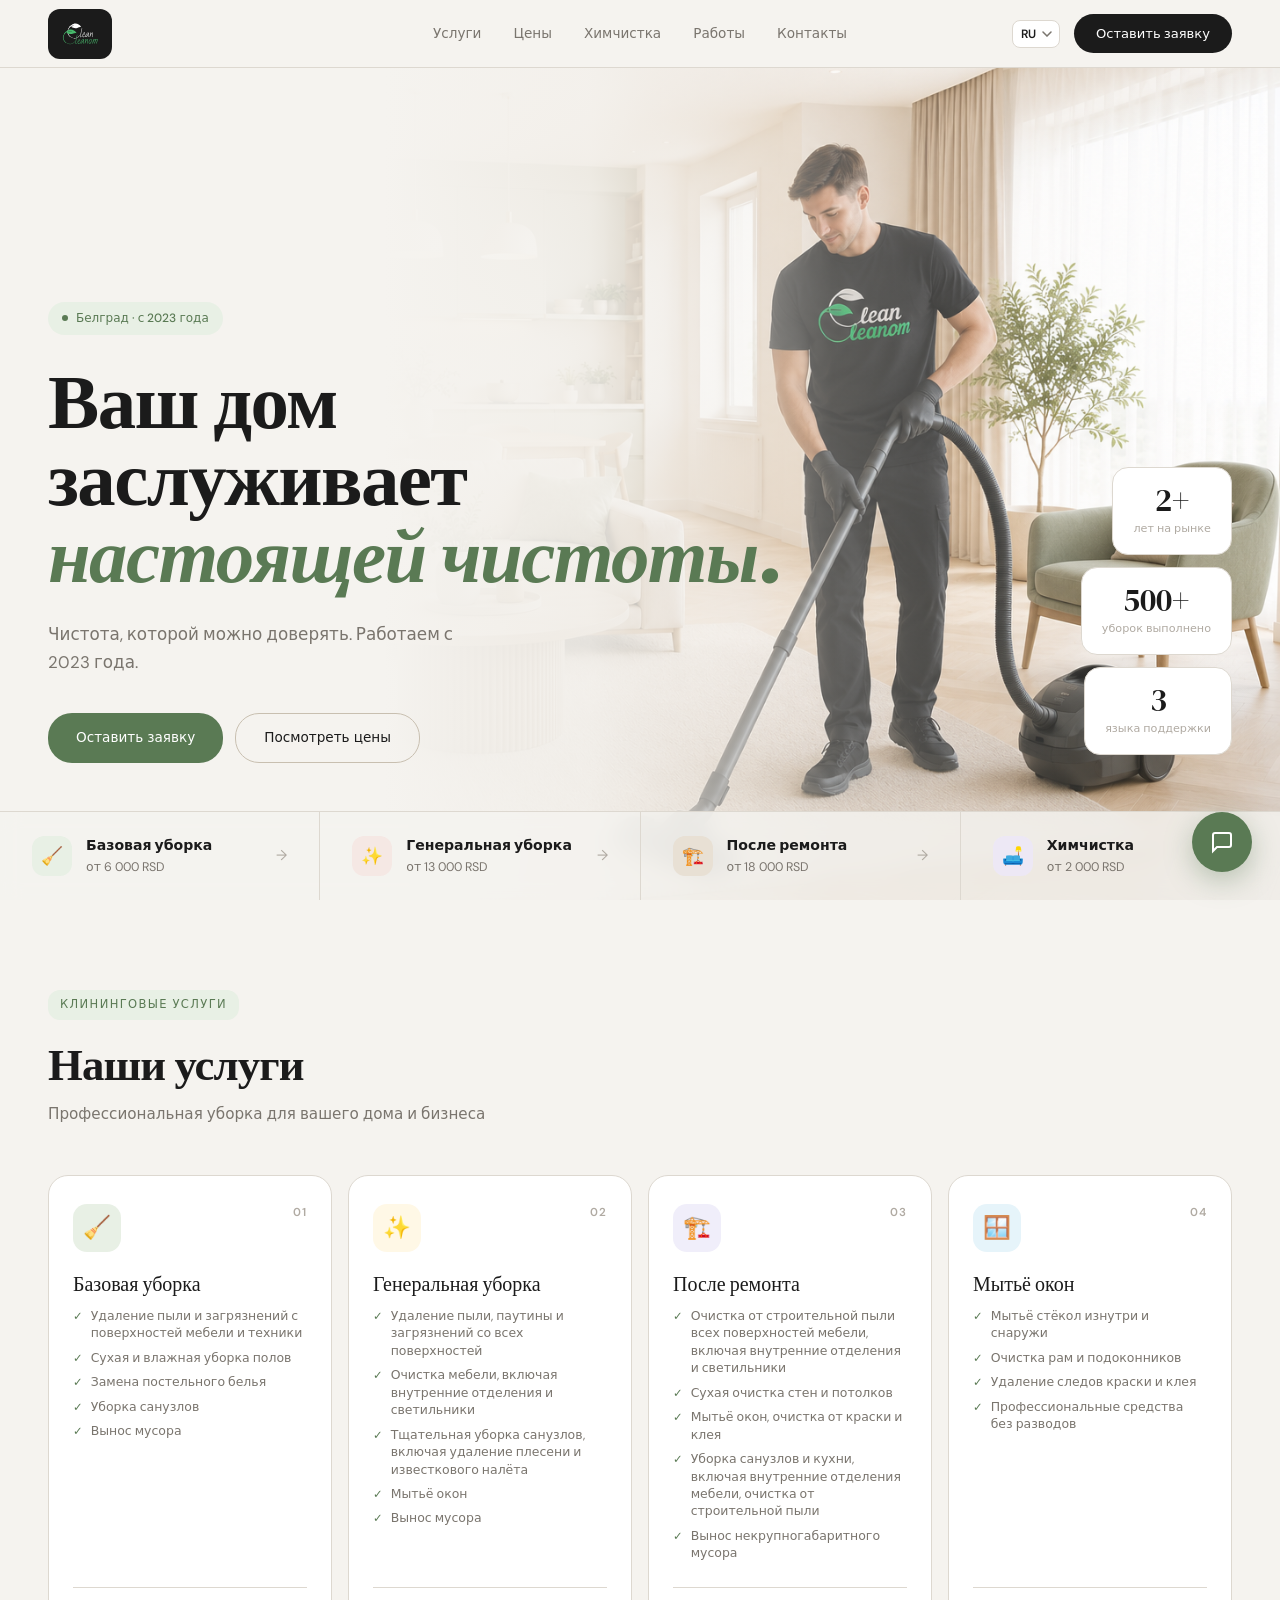
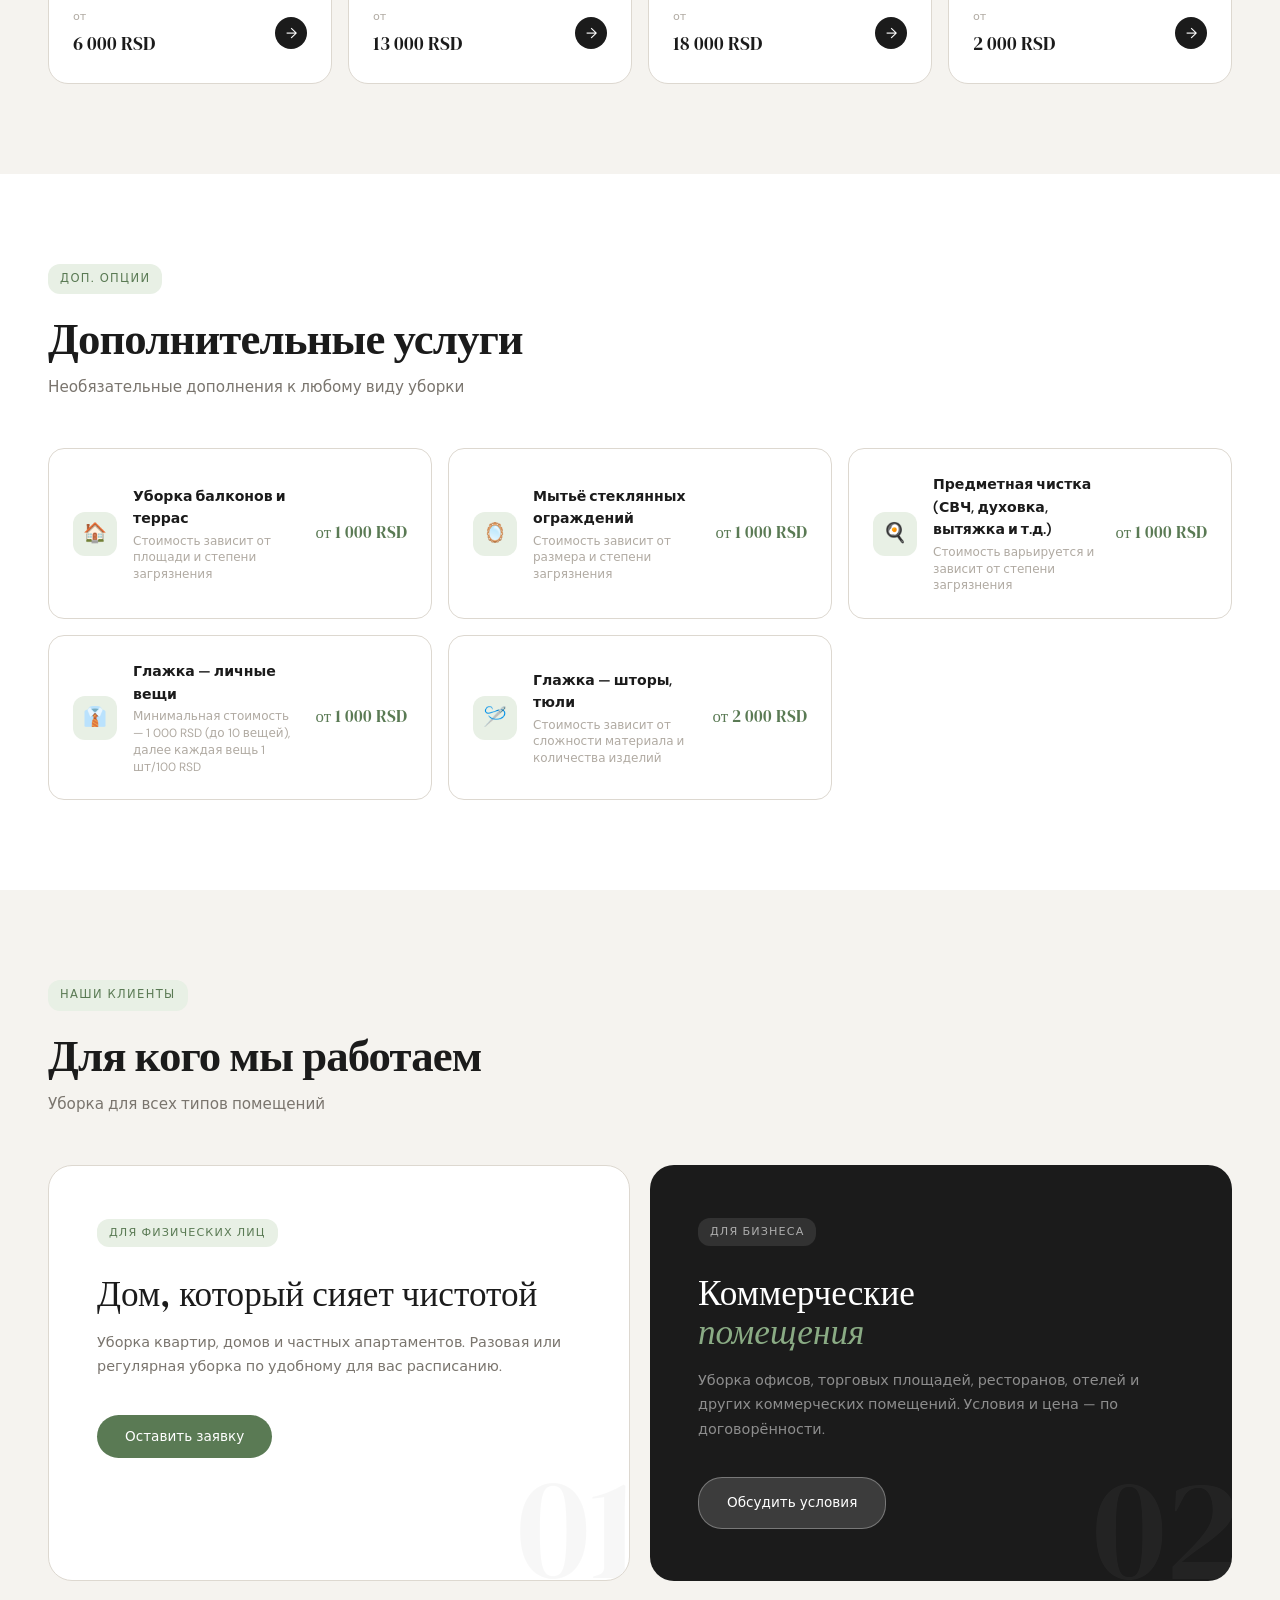
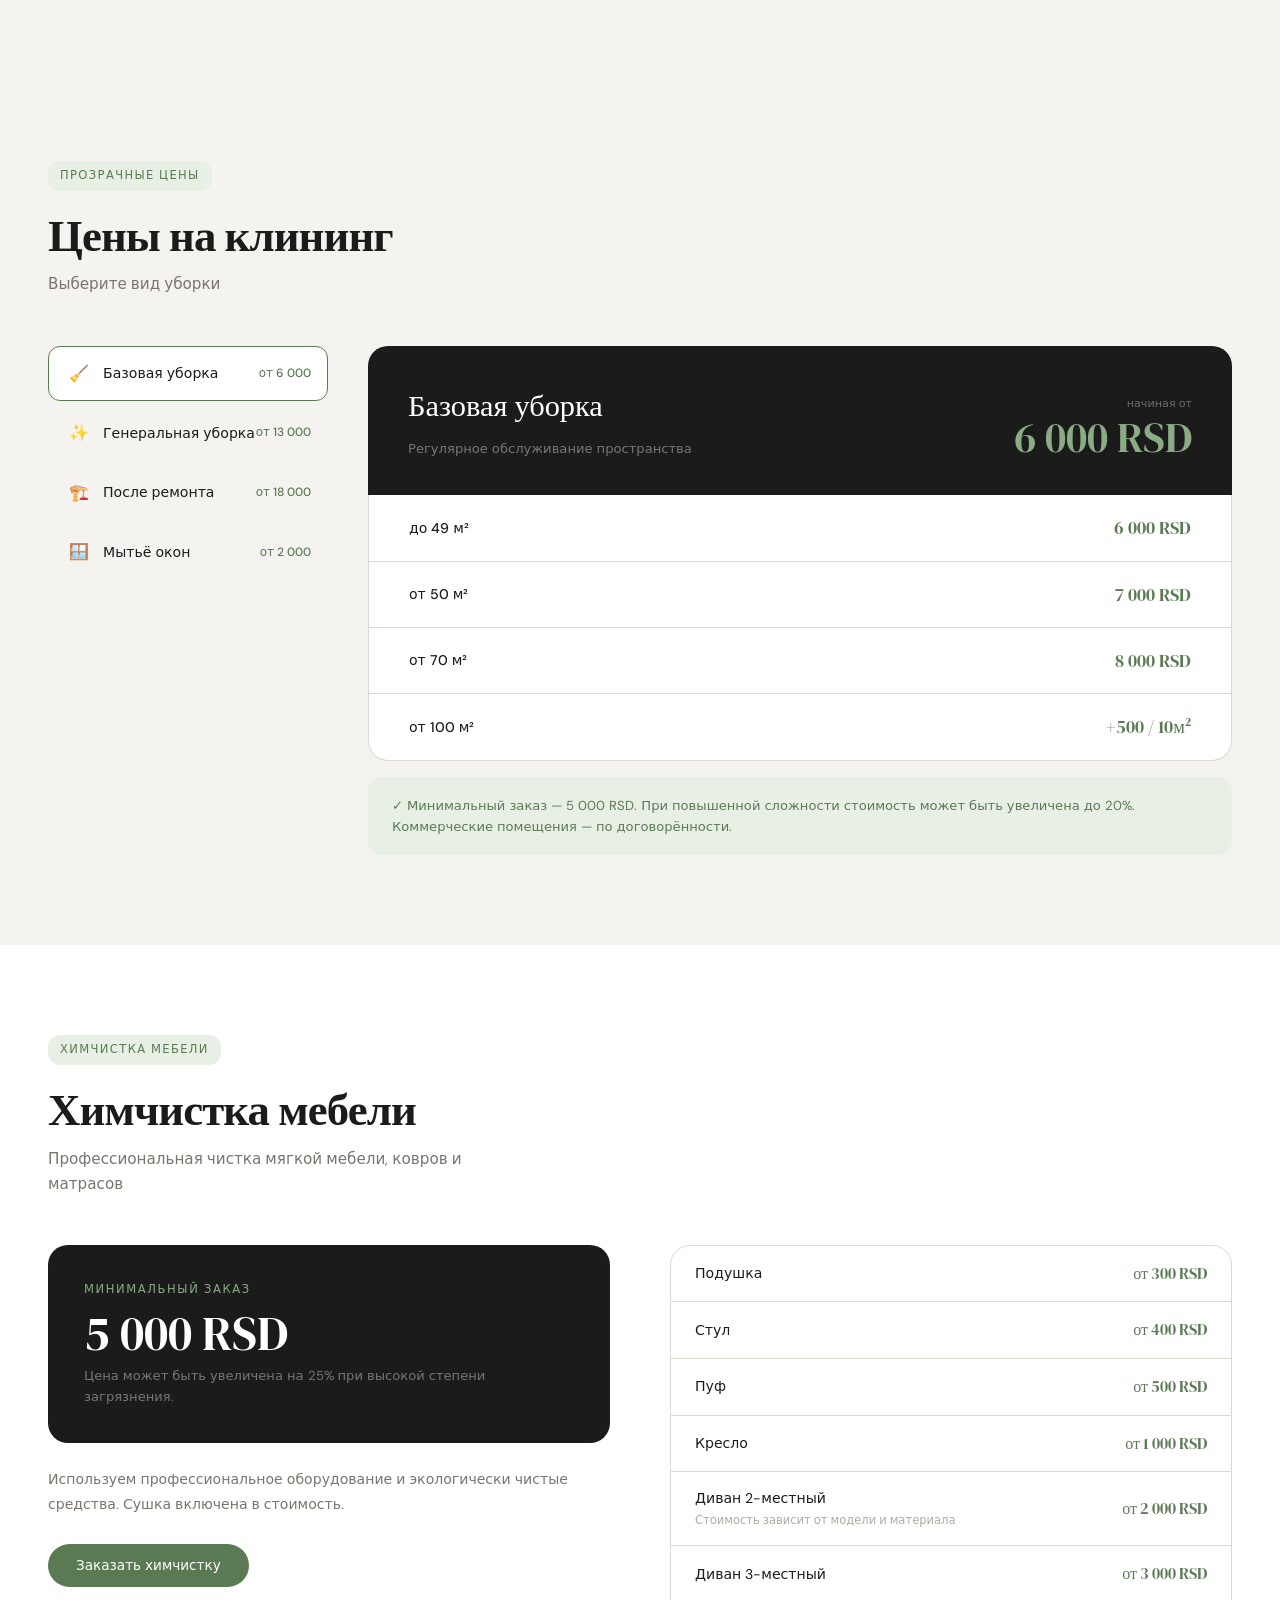
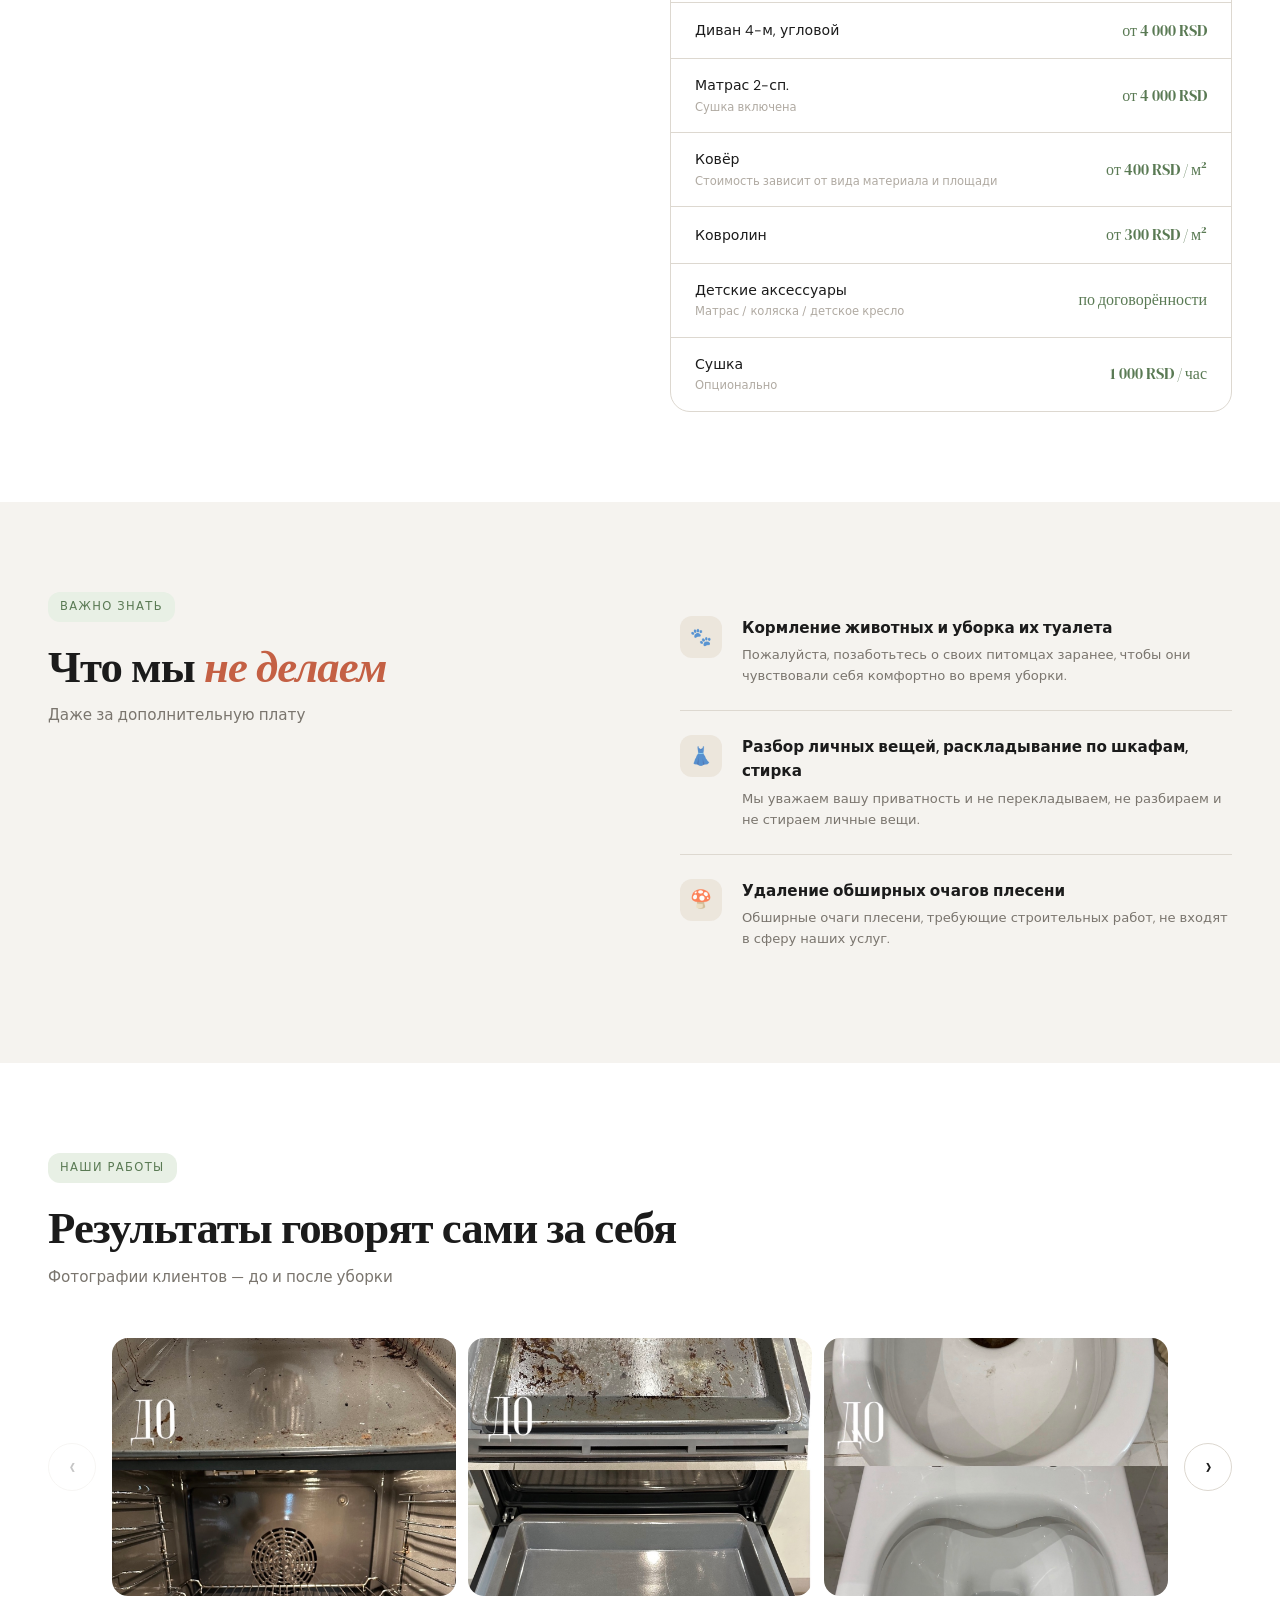
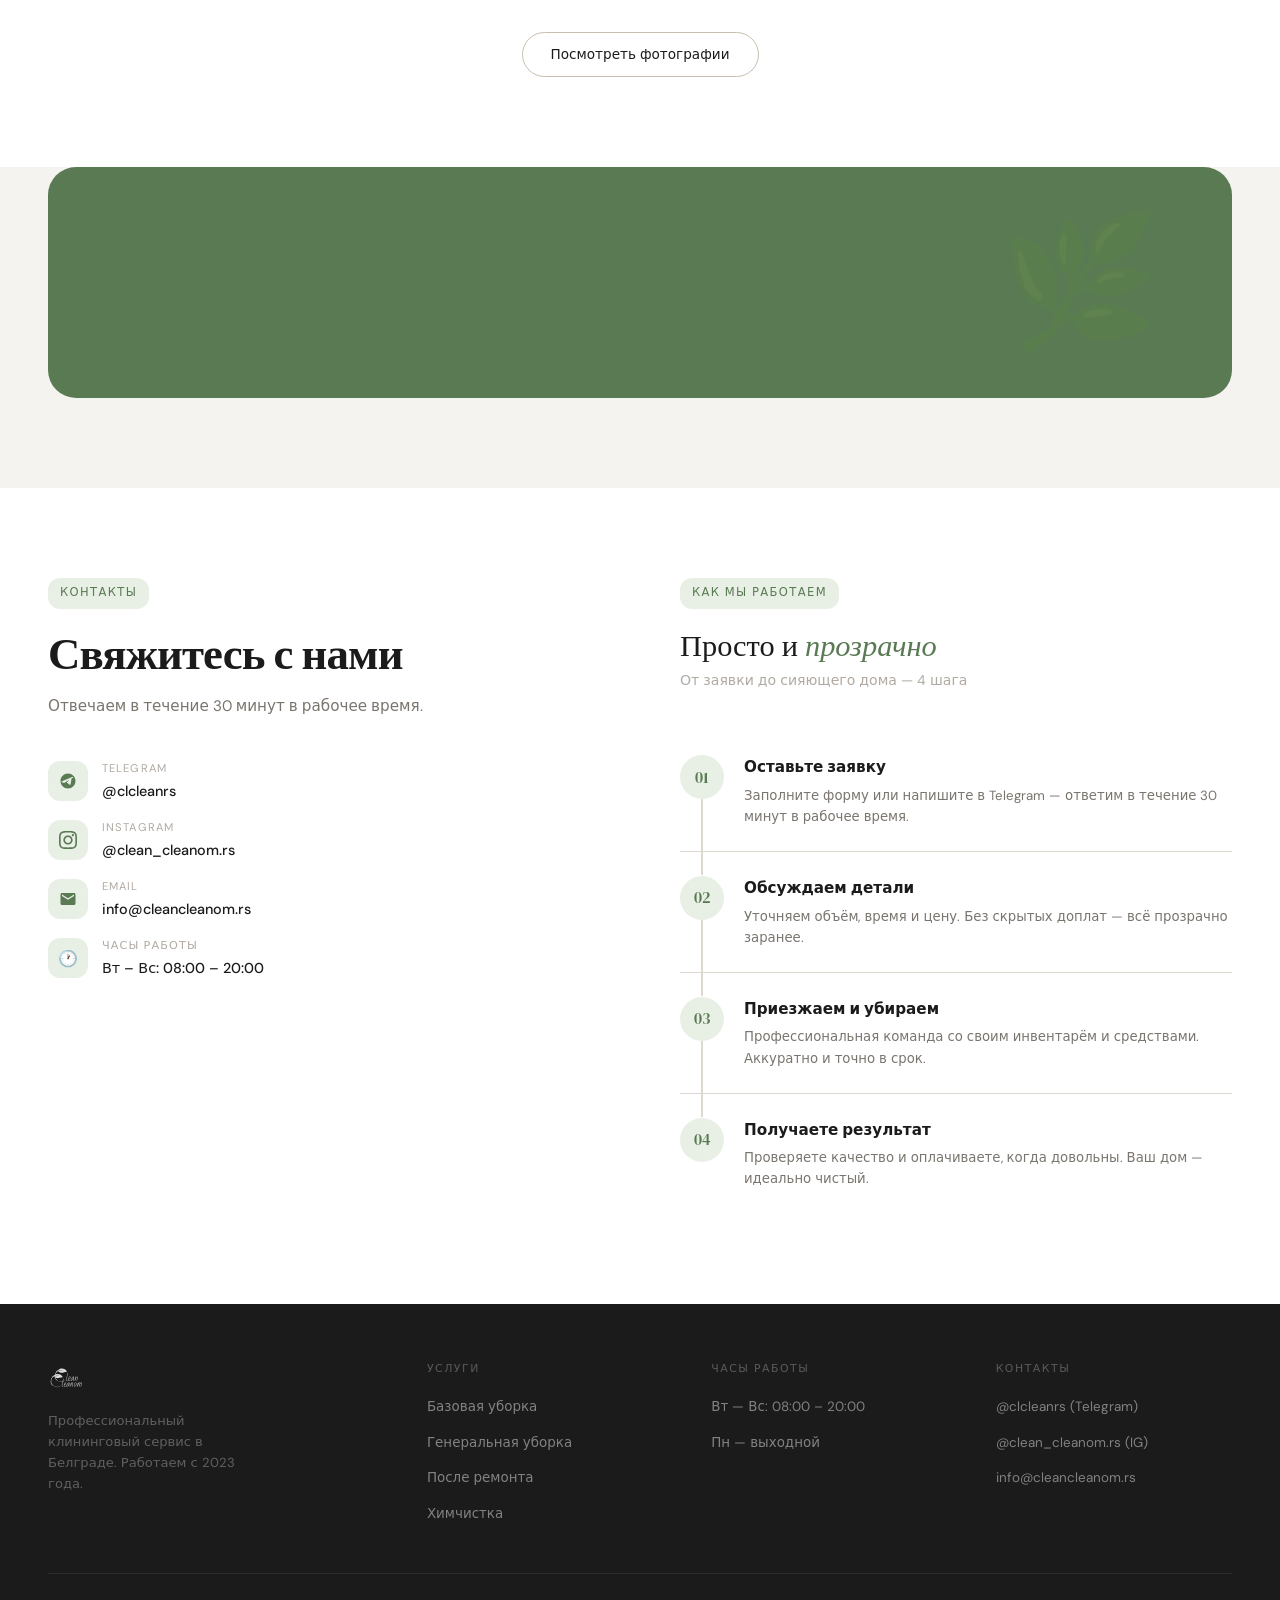
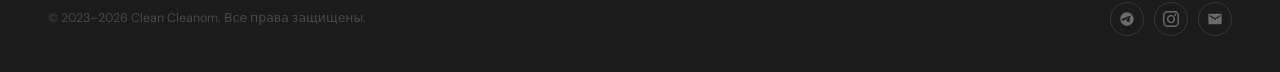
<file: index.html>
<!DOCTYPE html>
<html lang="ru">
<head>
  <meta charset="UTF-8" />
  <meta name="viewport" content="width=device-width, initial-scale=1.0" />
  <title>Clean Cleanom — Профессиональный клининг в Белграде</title>
  <meta name="description" content="Профессиональный клининговый сервис в Белграде. Уборка квартир, домов и офисов. Химчистка мебели. Работаем с 2023 года.">

  <link rel="preconnect" href="https://fonts.googleapis.com" />
  <link rel="preconnect" href="https://fonts.gstatic.com" crossorigin />
  <link href="https://fonts.googleapis.com/css2?family=DM+Sans:ital,wght@0,300;0,400;0,500;0,600;1,400&family=DM+Serif+Display:ital@0;1&display=swap" rel="stylesheet" />

  <!-- Favicons -->
  <link rel="icon" type="image/svg+xml" href="assets/favicon.svg" />
  <link rel="icon" type="image/png" sizes="96x96" href="assets/favicon-96x96.png" />
  <link rel="apple-touch-icon" sizes="180x180" href="assets/apple-touch-icon.png" />
  <link rel="manifest" href="site.webmanifest" />

  <!-- Open Graph -->
  <meta property="og:type"        content="website" />
  <meta property="og:url"         content="https://cleancleanom.rs/" />
  <meta property="og:title"       content="Clean Cleanom — Профессиональный клининг в Белграде" />
  <meta property="og:description" content="Профессиональный клининговый сервис в Белграде. Уборка квартир, домов и офисов. Химчистка мебели. Работаем с 2023 года." />
  <meta property="og:image"       content="https://cleancleanom.rs/assets/og-image.jpg" />
  <meta property="og:image:width"  content="1200" />
  <meta property="og:image:height" content="630" />
  <meta property="og:locale"      content="ru_RU" />
  <meta property="og:site_name"   content="Clean Cleanom" />

  <!-- Twitter / X card -->
  <meta name="twitter:card"        content="summary_large_image" />
  <meta name="twitter:title"       content="Clean Cleanom — Профессиональный клининг в Белграде" />
  <meta name="twitter:description" content="Уборка квартир, домов и офисов в Белграде. Химчистка мебели. Работаем с 2023 года." />
  <meta name="twitter:image"       content="https://cleancleanom.rs/assets/og-image.jpg" />

  <link rel="stylesheet" href="css/style.css" />
</head>
<body>

<!-- ═══════════════════════════════════ HEADER ═══════════════════════════════════ -->
<header id="header">
  <a href="/" class="nav-logo">
    <img src="assets/logo.svg" alt="Clean Cleanom" height="40" />
  </a>

  <nav id="nav-menu" class="nav-center" role="navigation" aria-label="Main navigation">
    <a href="#usluge" data-i18n="nav_services">Услуги</a>
    <a href="#ceny" data-i18n="nav_prices">Цены</a>
    <a href="#himchistka" data-i18n="nav_dry">Химчистка</a>
    <a href="#galeria" data-i18n="nav_gallery">Работы</a>
    <a href="#kontakty" data-i18n="nav_contacts">Контакты</a>
  </nav>

  <div class="nav-right">
    <select class="lang-select" id="lang-select" aria-label="Language">
      <option value="ru">RU</option>
      <option value="sr">SR</option>
      <option value="en">EN</option>
    </select>
    <button class="btn-cta open-modal-btn" data-i18n="nav_book">Оставить заявку</button>
    <button class="burger-btn" id="burger" aria-label="Меню" aria-expanded="false">
      <span></span><span></span><span></span>
    </button>
  </div>
</header>

<!-- ═══════════════════════════════════ HERO ═════════════════════════════════════ -->
<section class="hero">
  <div class="hero-bg" aria-hidden="true">
    <img src="assets/hero.jpg" alt="" />
  </div>

  <div class="hero-top appear">
    <div class="hero-text">
      <div class="hero-badge">
        <span data-i18n="hero_badge_text">Белград · с 2023 года</span>
      </div>
      <h1 class="hero-h1">
        <span data-i18n="hero_line1">Ваш дом</span><br>
        <span data-i18n="hero_line2">заслуживает</span><br>
        <em class="italic" data-i18n="hero_line3">настоящей чистоты.</em>
      </h1>
      <p class="hero-desc" data-i18n="hero_sub">Чистота, которой можно доверять. Работаем с 2023 года.</p>
      <div class="hero-btns">
        <button class="btn-sage open-modal-btn" data-i18n="hero_btn_book">Оставить заявку</button>
        <a href="#ceny" class="btn-outline" data-i18n="hero_btn_prices">Посмотреть цены</a>
      </div>
    </div>

    <div class="hero-aside">
      <div class="mini-stat">
        <div class="mini-stat-num">2+</div>
        <div class="mini-stat-label" data-i18n="stat_years">лет на рынке</div>
      </div>
      <div class="mini-stat">
        <div class="mini-stat-num">500+</div>
        <div class="mini-stat-label" data-i18n="stat_cleanings">уборок выполнено</div>
      </div>
      <div class="mini-stat">
        <div class="mini-stat-num">3</div>
        <div class="mini-stat-label" data-i18n="stat_langs">языка поддержки</div>
      </div>
    </div>
  </div>

  <div class="hero-strip">
    <div class="hero-strip-item open-modal-btn">
      <div class="strip-icon strip-green">🧹</div>
      <div class="strip-info">
        <div class="strip-name" data-i18n="svc_basic_title">Базовая уборка</div>
        <div class="strip-price">от 6 000 RSD</div>
      </div>
      <div class="strip-arrow">→</div>
    </div>
    <div class="hero-strip-item open-modal-btn">
      <div class="strip-icon strip-rust">✨</div>
      <div class="strip-info">
        <div class="strip-name" data-i18n="svc_deep_title">Генеральная уборка</div>
        <div class="strip-price">от 13 000 RSD</div>
      </div>
      <div class="strip-arrow">→</div>
    </div>
    <div class="hero-strip-item open-modal-btn">
      <div class="strip-icon strip-sand">🏗️</div>
      <div class="strip-info">
        <div class="strip-name" data-i18n="svc_reno_title">После ремонта</div>
        <div class="strip-price">от 18 000 RSD</div>
      </div>
      <div class="strip-arrow">→</div>
    </div>
    <div class="hero-strip-item open-modal-btn">
      <div class="strip-icon strip-purple">🛋️</div>
      <div class="strip-info">
        <div class="strip-name" data-i18n="dry_title_short">Химчистка</div>
        <div class="strip-price">от 2 000 RSD</div>
      </div>
      <div class="strip-arrow">→</div>
    </div>
  </div>
</section>

<!-- ═══════════════════════════════════ SERVICES ══════════════════════════════════ -->
<section class="section" id="usluge">
  <div class="tag" data-i18n="badge_services">Клининговые услуги</div>
  <h2 class="sec-h2" data-i18n="services_title">Наши услуги</h2>
  <p class="sec-sub" data-i18n="services_sub">Профессиональная уборка для вашего дома и бизнеса</p>

  <div class="services-cards">
    <div class="svc-card appear">
      <div class="svc-card-header">
        <div class="svc-emoji-wrap svc-a">🧹</div>
        <span class="svc-num">01</span>
      </div>
      <div class="svc-name" data-i18n="svc_basic_title">Базовая уборка</div>
      <ul class="svc-items">
        <li data-i18n="svc_basic_1">Удаление пыли и загрязнений с поверхностей</li>
        <li data-i18n="svc_basic_2">Сухая и влажная уборка полов</li>
        <li data-i18n="svc_basic_3">Замена постельного белья</li>
        <li data-i18n="svc_basic_4">Уборка санузлов</li>
        <li data-i18n="svc_basic_6">Вынос мусора</li>
      </ul>
      <div class="svc-footer">
        <div>
          <span class="svc-from" data-i18n="from_price">от</span>
          <span class="svc-price">6 000 RSD</span>
        </div>
        <button class="svc-book open-modal-btn" aria-label="Записаться">→</button>
      </div>
    </div>

    <div class="svc-card appear">
      <div class="svc-card-header">
        <div class="svc-emoji-wrap svc-b">✨</div>
        <span class="svc-num">02</span>
      </div>
      <div class="svc-name" data-i18n="svc_deep_title">Генеральная уборка</div>
      <ul class="svc-items">
        <li data-i18n="svc_deep_1">Удаление пыли, паутины со всех поверхностей</li>
        <li data-i18n="svc_deep_2">Очистка мебели, включая внутренние отделения</li>
        <li data-i18n="svc_deep_6">Тщательная уборка санузлов, удаление плесени</li>
        <li data-i18n="svc_deep_8">Мытьё окон</li>
        <li data-i18n="svc_deep_9">Вынос мусора</li>
      </ul>
      <div class="svc-footer">
        <div>
          <span class="svc-from" data-i18n="from_price">от</span>
          <span class="svc-price">13 000 RSD</span>
        </div>
        <button class="svc-book open-modal-btn" aria-label="Записаться">→</button>
      </div>
    </div>

    <div class="svc-card appear">
      <div class="svc-card-header">
        <div class="svc-emoji-wrap svc-c">🏗️</div>
        <span class="svc-num">03</span>
      </div>
      <div class="svc-name" data-i18n="svc_reno_title">После ремонта</div>
      <ul class="svc-items">
        <li data-i18n="svc_reno_1">Очистка от строительной пыли всех поверхностей</li>
        <li data-i18n="svc_reno_2">Сухая очистка стен и потолков</li>
        <li data-i18n="svc_reno_5">Мытьё окон, очистка от краски</li>
        <li data-i18n="svc_reno_6">Уборка санузлов и кухни</li>
        <li data-i18n="svc_reno_7">Вынос некрупногабаритного мусора</li>
      </ul>
      <div class="svc-footer">
        <div>
          <span class="svc-from" data-i18n="from_price">от</span>
          <span class="svc-price">18 000 RSD</span>
        </div>
        <button class="svc-book open-modal-btn" aria-label="Записаться">→</button>
      </div>
    </div>

    <div class="svc-card appear">
      <div class="svc-card-header">
        <div class="svc-emoji-wrap svc-d">🪟</div>
        <span class="svc-num">04</span>
      </div>
      <div class="svc-name" data-i18n="svc_windows_title">Мытьё окон</div>
      <ul class="svc-items">
        <li data-i18n="svc_windows_1">Мытьё стёкол изнутри и снаружи</li>
        <li data-i18n="svc_windows_2">Очистка рам и подоконников</li>
        <li data-i18n="svc_windows_3">Удаление следов краски и клея</li>
        <li data-i18n="svc_windows_4">Профессиональные средства без разводов</li>
      </ul>
      <div class="svc-footer">
        <div>
          <span class="svc-from" data-i18n="from_price">от</span>
          <span class="svc-price">2 000 RSD</span>
        </div>
        <button class="svc-book open-modal-btn" aria-label="Записаться">→</button>
      </div>
    </div>
  </div>
</section>

<!-- ═══════════════════════════════════ EXTRAS ════════════════════════════════════ -->
<section class="extras-section">
  <div class="tag" data-i18n="badge_add">Доп. опции</div>
  <h2 class="sec-h2" data-i18n="add_title">Дополнительные услуги</h2>
  <p class="sec-sub" data-i18n="add_sub">Необязательные дополнения к любому виду уборки</p>

  <div class="extras-grid">
    <div class="extra-card appear">
      <div class="extra-icon">🏠</div>
      <div class="extra-info">
        <div class="extra-name" data-i18n="add_balcony">Уборка балконов и террас</div>
        <div class="extra-note" data-i18n="add_balcony_note">Стоимость зависит от площади</div>
      </div>
      <div class="extra-price" data-i18n="add_price_1k">от 1 000 RSD</div>
    </div>
    <div class="extra-card appear">
      <div class="extra-icon">🪞</div>
      <div class="extra-info">
        <div class="extra-name" data-i18n="add_glass">Мытьё стеклянных ограждений</div>
        <div class="extra-note" data-i18n="add_glass_note">Стоимость зависит от размера</div>
      </div>
      <div class="extra-price" data-i18n="add_price_1k">от 1 000 RSD</div>
    </div>
    <div class="extra-card appear">
      <div class="extra-icon">🍳</div>
      <div class="extra-info">
        <div class="extra-name" data-i18n="add_items">Предметная чистка (СВЧ, духовка, вытяжка)</div>
        <div class="extra-note" data-i18n="add_items_note">Стоимость зависит от загрязнения</div>
      </div>
      <div class="extra-price" data-i18n="add_price_1k">от 1 000 RSD</div>
    </div>
    <div class="extra-card appear">
      <div class="extra-icon">👔</div>
      <div class="extra-info">
        <div class="extra-name" data-i18n="add_iron_personal">Глажка — личные вещи</div>
        <div class="extra-note" data-i18n="add_iron_personal_note">До 10 вещей, далее 100 RSD/шт</div>
      </div>
      <div class="extra-price" data-i18n="add_price_1k">от 1 000 RSD</div>
    </div>
    <div class="extra-card appear">
      <div class="extra-icon">🪡</div>
      <div class="extra-info">
        <div class="extra-name" data-i18n="add_iron_curtains">Глажка — шторы, тюли</div>
        <div class="extra-note" data-i18n="add_iron_curtains_note">Зависит от материала и количества</div>
      </div>
      <div class="extra-price" data-i18n="add_price_2k">от 2 000 RSD</div>
    </div>
  </div>
</section>

<!-- ═══════════════════════════════════ FOR WHOM ══════════════════════════════════ -->
<section class="for-whom">
  <div class="tag" data-i18n="badge_who">Для кого мы</div>
  <h2 class="sec-h2" data-i18n="who_title">Для кого мы работаем</h2>
  <p class="sec-sub" data-i18n="who_sub">Уборка для всех типов помещений</p>

  <div class="whom-grid">
    <div class="whom-card whom-light appear">
      <div class="whom-bg-text">01</div>
      <div class="whom-tag" data-i18n="who_private_title">Для физических лиц</div>
      <div class="whom-title" data-i18n="who_private_desc_short">Дом, который сияет чистотой</div>
      <p class="whom-text" data-i18n="who_private_desc">Уборка квартир, домов и частных апартаментов. Разовая или регулярная по вашему расписанию.</p>
      <button class="btn-sage open-modal-btn" data-i18n="hero_btn_book">Оставить заявку</button>
    </div>
    <div class="whom-card whom-dark appear">
      <div class="whom-bg-text">02</div>
      <div class="whom-tag" data-i18n="who_biz_title">Для бизнеса</div>
      <div class="whom-title"><span data-i18n="who_biz_title_short">Коммерческие</span><br><em data-i18n="who_biz_title_short2">помещения</em></div>
      <p class="whom-text" data-i18n="who_biz_desc">Уборка офисов, ресторанов, отелей и торговых площадей. Условия и цена — по договорённости.</p>
      <a href="#kontakty" class="btn-ghost" data-i18n="who_biz_cta">Обсудить условия</a>
    </div>
  </div>
</section>

<!-- ═══════════════════════════════════ PRICING ═══════════════════════════════════ -->
<section class="pricing-section" id="ceny">
  <div class="tag" data-i18n="badge_prices">Прозрачные цены</div>
  <h2 class="sec-h2" data-i18n="prices_title">Цены на клининг</h2>
  <p class="sec-sub" data-i18n="prices_pick">Выберите вид уборки</p>

  <div class="pricing-layout">
    <div class="pricing-sidebar">
      <div class="pricing-menu">
        <div class="price-menu-item active" data-tab="0">
          <div class="price-menu-left">
            <span class="price-menu-icon">🧹</span>
            <span class="price-menu-name" data-i18n="svc_basic_title">Базовая уборка</span>
          </div>
          <span class="price-menu-from">от 6 000</span>
        </div>
        <div class="price-menu-item" data-tab="1">
          <div class="price-menu-left">
            <span class="price-menu-icon">✨</span>
            <span class="price-menu-name" data-i18n="svc_deep_title">Генеральная уборка</span>
          </div>
          <span class="price-menu-from">от 13 000</span>
        </div>
        <div class="price-menu-item" data-tab="2">
          <div class="price-menu-left">
            <span class="price-menu-icon">🏗️</span>
            <span class="price-menu-name" data-i18n="svc_reno_title">После ремонта</span>
          </div>
          <span class="price-menu-from">от 18 000</span>
        </div>
        <div class="price-menu-item" data-tab="3">
          <div class="price-menu-left">
            <span class="price-menu-icon">🪟</span>
            <span class="price-menu-name" data-i18n="svc_windows_title">Мытьё окон</span>
          </div>
          <span class="price-menu-from">от 2 000</span>
        </div>
      </div>
    </div>

    <div class="pricing-content">
      <div class="pricing-card active" id="pc0">
        <div class="pricing-card-header">
          <div>
            <div class="pc-title" data-i18n="svc_basic_title">Базовая уборка</div>
            <div class="pc-sub" data-i18n="pc_sub_basic">Регулярное обслуживание пространства</div>
          </div>
          <div class="pc-price-big">
            <span class="pc-from-label" data-i18n="pc_from_label">начиная от</span>
            <span class="pc-amount">6 000 RSD</span>
          </div>
        </div>
        <div class="pricing-rows">
          <div class="p-row"><span class="p-area" data-i18n="prices_row1">до 49 м²</span><span class="p-price">6 000 RSD</span></div>
          <div class="p-row"><span class="p-area" data-i18n="prices_row2">от 50 м²</span><span class="p-price">7 000 RSD</span></div>
          <div class="p-row"><span class="p-area" data-i18n="prices_row3">от 70 м²</span><span class="p-price">8 000 RSD</span></div>
          <div class="p-row"><span class="p-area" data-i18n="prices_row4">от 100 м²</span><span class="p-price">+500 / 10м²</span></div>
        </div>
      </div>

      <div class="pricing-card" id="pc1">
        <div class="pricing-card-header">
          <div>
            <div class="pc-title" data-i18n="svc_deep_title">Генеральная уборка</div>
            <div class="pc-sub" data-i18n="pc_sub_deep">Глубокая комплексная чистка</div>
          </div>
          <div class="pc-price-big">
            <span class="pc-from-label" data-i18n="pc_from_label">начиная от</span>
            <span class="pc-amount">13 000 RSD</span>
          </div>
        </div>
        <div class="pricing-rows">
          <div class="p-row"><span class="p-area" data-i18n="prices_row1">до 49 м²</span><span class="p-price">13 000 RSD</span></div>
          <div class="p-row"><span class="p-area" data-i18n="prices_row2">от 50 м²</span><span class="p-price">15 000 RSD</span></div>
          <div class="p-row"><span class="p-area" data-i18n="prices_row3">от 70 м²</span><span class="p-price">17 000 RSD</span></div>
          <div class="p-row"><span class="p-area" data-i18n="prices_row4">от 100 м²</span><span class="p-price">+1 000 / 10м²</span></div>
        </div>
      </div>

      <div class="pricing-card" id="pc2">
        <div class="pricing-card-header">
          <div>
            <div class="pc-title" data-i18n="svc_reno_title">После ремонта</div>
            <div class="pc-sub" data-i18n="pc_sub_reno">Уборка после строительных работ</div>
          </div>
          <div class="pc-price-big">
            <span class="pc-from-label" data-i18n="pc_from_label">начиная от</span>
            <span class="pc-amount">18 000 RSD</span>
          </div>
        </div>
        <div class="pricing-rows">
          <div class="p-row"><span class="p-area" data-i18n="prices_row1">до 49 м²</span><span class="p-price">18 000 RSD</span></div>
          <div class="p-row"><span class="p-area" data-i18n="prices_row2">от 50 м²</span><span class="p-price">20 000 RSD</span></div>
          <div class="p-row"><span class="p-area" data-i18n="prices_row3">от 70 м²</span><span class="p-price">22 000 RSD</span></div>
          <div class="p-row"><span class="p-area" data-i18n="prices_row4">от 100 м²</span><span class="p-price">+1 000 / 10м²</span></div>
        </div>
      </div>

      <div class="pricing-card" id="pc3">
        <div class="pricing-card-header">
          <div>
            <div class="pc-title" data-i18n="svc_windows_title">Мытьё окон</div>
            <div class="pc-sub" data-i18n="pc_sub_windows">Без разводов, снаружи и внутри</div>
          </div>
          <div class="pc-price-big">
            <span class="pc-from-label" data-i18n="pc_from_label">начиная от</span>
            <span class="pc-amount">2 000 RSD</span>
          </div>
        </div>
        <div class="pricing-rows">
          <div class="p-row"><span class="p-area" data-i18n="prices_row1">до 49 м²</span><span class="p-price">2 000 RSD</span></div>
          <div class="p-row"><span class="p-area" data-i18n="prices_row2">от 50 м²</span><span class="p-price">3 000 RSD</span></div>
          <div class="p-row"><span class="p-area" data-i18n="prices_row3">от 70 м²</span><span class="p-price">4 000 RSD</span></div>
          <div class="p-row"><span class="p-area" data-i18n="prices_row4">от 100 м²</span><span class="p-price">6 000 RSD</span></div>
        </div>
      </div>

      <div class="pricing-note-card" data-i18n="prices_note_combined">✓ Минимальный заказ — 5 000 RSD. При повышенной сложности стоимость может быть увеличена до 20%. Коммерческие помещения — по договорённости.</div>
    </div>
  </div>
</section>

<!-- ═══════════════════════════════════ UPHOLSTERY ════════════════════════════════ -->
<section class="upholstery-sec" id="himchistka">
  <div class="tag" data-i18n="badge_dry">Химчистка мебели</div>
  <h2 class="sec-h2" data-i18n="dry_title">Химчистка мебели</h2>
  <p class="sec-sub" data-i18n="dry_sub">Профессиональная чистка мягкой мебели, ковров и матрасов</p>

  <div class="uph-layout">
    <div class="uph-info">
      <div class="uph-callout">
        <div class="uph-callout-label" data-i18n="uph_min_label">Минимальный заказ</div>
        <div class="uph-callout-amount">5 000 RSD</div>
        <div class="uph-callout-sub" data-i18n="uph_callout_sub">Цена может быть увеличена на 25% при высокой степени загрязнения.</div>
      </div>
      <p class="uph-extra-text" data-i18n="uph_extra_text">Используем профессиональное оборудование и экологически чистые средства. Сушка включена в стоимость.</p>
      <button class="btn-sage open-modal-btn" data-i18n="uph_book_btn">Заказать химчистку</button>
    </div>

    <div class="uph-table">
      <div class="uph-row">
        <div><div class="uph-name" data-i18n="dry_pillow">Подушка</div></div>
        <div class="uph-price">от 300 RSD</div>
      </div>
      <div class="uph-row">
        <div><div class="uph-name" data-i18n="dry_chair">Стул</div></div>
        <div class="uph-price">от 400 RSD</div>
      </div>
      <div class="uph-row">
        <div><div class="uph-name" data-i18n="dry_pouf">Пуф</div></div>
        <div class="uph-price">от 500 RSD</div>
      </div>
      <div class="uph-row">
        <div><div class="uph-name" data-i18n="dry_armchair">Кресло</div></div>
        <div class="uph-price">от 1 000 RSD</div>
      </div>
      <div class="uph-row">
        <div>
          <div class="uph-name" data-i18n="dry_sofa2">Диван 2-местный</div>
          <div class="uph-note" data-i18n="dry_note_sofa">Зависит от модели и материала</div>
        </div>
        <div class="uph-price">от 2 000 RSD</div>
      </div>
      <div class="uph-row">
        <div><div class="uph-name" data-i18n="dry_sofa3">Диван 3-местный</div></div>
        <div class="uph-price">от 3 000 RSD</div>
      </div>
      <div class="uph-row">
        <div><div class="uph-name" data-i18n="dry_sofa4">Диван 4-м, угловой</div></div>
        <div class="uph-price">от 4 000 RSD</div>
      </div>
      <div class="uph-row">
        <div>
          <div class="uph-name" data-i18n="dry_mattress2">Матрас 2-сп.</div>
          <div class="uph-note" data-i18n="uph_dry_incl">Сушка включена</div>
        </div>
        <div class="uph-price">от 4 000 RSD</div>
      </div>
      <div class="uph-row">
        <div>
          <div class="uph-name" data-i18n="dry_carpet">Ковёр</div>
          <div class="uph-note" data-i18n="dry_note_carpet">Зависит от вида материала</div>
        </div>
        <div class="uph-price">от 400 RSD / м²</div>
      </div>
      <div class="uph-row">
        <div><div class="uph-name" data-i18n="dry_carpet_roll">Ковролин</div></div>
        <div class="uph-price">от 300 RSD / м²</div>
      </div>
      <div class="uph-row">
        <div>
          <div class="uph-name" data-i18n="dry_kids">Детские аксессуары</div>
          <div class="uph-note" data-i18n="dry_kids_note">Матрас/коляска/детское кресло</div>
        </div>
        <div class="uph-price" data-i18n="dry_by_agreement">по договорённости</div>
      </div>
      <div class="uph-row">
        <div>
          <div class="uph-name" data-i18n="dry_dryer">Сушка</div>
          <div class="uph-note" data-i18n="dry_dryer_note">Опционально</div>
        </div>
        <div class="uph-price">1 000 RSD / час</div>
      </div>
    </div>
  </div>
</section>

<!-- ═══════════════════════════════════ WHAT WE DON'T DO ══════════════════════════ -->
<section class="no-section">
  <div class="no-layout">
    <div class="no-lhs appear">
      <div class="tag" data-i18n="badge_dont">Важно знать</div>
      <h2 class="sec-h2"><span data-i18n="dont_title_part1">Что мы</span> <em style="color:var(--rust)" data-i18n="dont_title_part2">не выполняем</em></h2>
      <p class="sec-sub" data-i18n="dont_sub">Даже за дополнительную плату — чтобы вы знали заранее</p>
    </div>
    <div class="no-list">
      <div class="no-item appear">
        <div class="no-icon">🐾</div>
        <div class="no-text">
          <div class="no-title" data-i18n="dont_animals_title">Кормление животных и уборка их туалета</div>
          <p class="no-desc" data-i18n="dont_animals_desc">Пожалуйста, позаботьтесь о питомцах перед нашим приходом.</p>
        </div>
      </div>
      <div class="no-item appear">
        <div class="no-icon">👗</div>
        <div class="no-text">
          <div class="no-title" data-i18n="dont_personal_title">Разбор личных вещей, раскладывание по шкафам, стирка</div>
          <p class="no-desc" data-i18n="dont_personal_desc">Мы уважаем вашу приватность и не перекладываем личные вещи.</p>
        </div>
      </div>
      <div class="no-item appear">
        <div class="no-icon">🍄</div>
        <div class="no-text">
          <div class="no-title" data-i18n="dont_mold_title">Удаление обширных очагов плесени</div>
          <p class="no-desc" data-i18n="dont_mold_desc">Обширные очаги плесени, требующие строительных работ, вне нашей компетенции.</p>
        </div>
      </div>
    </div>
  </div>
</section>

<!-- ═══════════════════════════════════ GALLERY ═══════════════════════════════════ -->
<section class="gallery-section" id="galeria">
  <div class="tag" data-i18n="badge_gallery">Наши работы</div>
  <h2 class="sec-h2" data-i18n="gallery_title">Результаты говорят сами за себя</h2>
  <p class="sec-sub" data-i18n="gallery_sub">Фотографии клиентов — до и после уборки</p>

  <div class="gallery-carousel">
    <button class="gc-btn gc-prev" id="gc-prev" aria-label="Предыдущие">‹</button>
    <div class="gc-viewport">
      <div class="gc-track" id="gc-track">
        <div class="gallery-thumb" onclick="openGallery(0)"><img src="assets/gallery/work-01.jpg" alt="До и после 1" loading="lazy" /></div>
        <div class="gallery-thumb" onclick="openGallery(1)"><img src="assets/gallery/work-02.jpg" alt="До и после 2" loading="lazy" /></div>
        <div class="gallery-thumb" onclick="openGallery(2)"><img src="assets/gallery/work-03.jpg" alt="До и после 3" loading="lazy" /></div>
        <div class="gallery-thumb" onclick="openGallery(3)"><img src="assets/gallery/work-04.jpg" alt="До и после 4" loading="lazy" /></div>
        <div class="gallery-thumb" onclick="openGallery(4)"><img src="assets/gallery/work-05.jpg" alt="До и после 5" loading="lazy" /></div>
        <div class="gallery-thumb" onclick="openGallery(5)"><img src="assets/gallery/work-06.jpg" alt="До и после 6" loading="lazy" /></div>
        <div class="gallery-thumb" onclick="openGallery(6)"><img src="assets/gallery/work-07.jpg" alt="До и после 7" loading="lazy" /></div>
        <div class="gallery-thumb" onclick="openGallery(7)"><img src="assets/gallery/work-08.jpg" alt="До и после 8" loading="lazy" /></div>
      </div>
    </div>
    <button class="gc-btn gc-next" id="gc-next" aria-label="Следующие">›</button>
  </div>

  <div class="gallery-cta">
    <button id="gallery-open-btn" class="btn-outline" data-i18n="gallery_btn">Посмотреть фотографии</button>
  </div>
</section>

<!-- ═══════════════════════════════════ CTA BANNER ═══════════════════════════════ -->
<div class="cta-banner">
  <div class="cta-banner-text appear">
    <h2 class="cta-banner-h" data-i18n="cta_title">Готовы к чистоте?</h2>
    <p class="cta-banner-sub" data-i18n="cta_sub">Оставьте заявку — мы свяжемся с вами и обсудим детали</p>
  </div>
  <div class="cta-banner-right appear">
    <button class="btn-white open-modal-btn" data-i18n="cta_form_btn">Оставить заявку</button>
  </div>
</div>

<!-- ═══════════════════════════════════ CONTACT ═══════════════════════════════════ -->
<section class="contact-section" id="kontakty">
  <div class="contact-info-col appear">
    <div class="tag" data-i18n="footer_contacts">Контакты</div>
    <h2 class="contact-h2" data-i18n="contact_h">Свяжитесь с нами</h2>
    <p class="contact-sub" data-i18n="contact_sub">Отвечаем в течение 30 минут в рабочее время.</p>

    <div class="contact-list">
      <div class="contact-row">
        <div class="contact-row-icon">
          <svg width="18" height="18" viewBox="0 0 24 24" fill="currentColor"><path d="M12 2C6.48 2 2 6.48 2 12s4.48 10 10 10 10-4.48 10-10S17.52 2 12 2zm4.64 6.8c-.15 1.58-.8 5.42-1.13 7.19-.14.75-.42 1-.68 1.03-.58.05-1.02-.38-1.58-.75-.88-.58-1.38-.94-2.23-1.5-.99-.65-.35-1.01.22-1.59.15-.15 2.71-2.48 2.76-2.69.01-.03.01-.14-.07-.2-.08-.06-.19-.04-.27-.02-.12.02-1.96 1.25-5.54 3.69-.52.36-1 .53-1.42.52-.47-.01-1.37-.26-2.03-.48-.82-.27-1.47-.42-1.42-.88.03-.25.38-.51 1.07-.78 4.19-1.82 6.98-3.02 8.38-3.61 3.99-1.66 4.82-1.95 5.36-1.96.12 0 .38.03.55.17.14.12.18.28.2.4-.02.06-.02.13-.03.2z"/></svg>
        </div>
        <div class="contact-row-text">
          <div class="contact-row-label">Telegram</div>
          <div class="contact-row-val"><a href="https://t.me/clcleanrs" target="_blank" rel="noopener">@clcleanrs</a></div>
        </div>
      </div>
      <div class="contact-row">
        <div class="contact-row-icon">
          <svg width="18" height="18" viewBox="0 0 24 24" fill="currentColor"><path d="M12 2.163c3.204 0 3.584.012 4.85.07 3.252.148 4.771 1.691 4.919 4.919.058 1.265.069 1.645.069 4.849 0 3.205-.012 3.584-.069 4.849-.149 3.225-1.664 4.771-4.919 4.919-1.266.058-1.644.07-4.85.07-3.204 0-3.584-.012-4.849-.07-3.26-.149-4.771-1.699-4.919-4.92-.058-1.265-.07-1.644-.07-4.849 0-3.204.013-3.583.07-4.849.149-3.227 1.664-4.771 4.919-4.919 1.266-.057 1.645-.069 4.849-.069zm0-2.163c-3.259 0-3.667.014-4.947.072-4.358.2-6.78 2.618-6.98 6.98-.059 1.281-.073 1.689-.073 4.948 0 3.259.014 3.668.072 4.948.2 4.358 2.618 6.78 6.98 6.98 1.281.058 1.689.072 4.948.072 3.259 0 3.668-.014 4.948-.072 4.354-.2 6.782-2.618 6.979-6.98.059-1.28.073-1.689.073-4.948 0-3.259-.014-3.667-.072-4.947-.196-4.354-2.617-6.78-6.979-6.98-1.281-.059-1.69-.073-4.949-.073zm0 5.838c-3.403 0-6.162 2.759-6.162 6.162s2.759 6.163 6.162 6.163 6.162-2.759 6.162-6.163c0-3.403-2.759-6.162-6.162-6.162zm0 10.162c-2.209 0-4-1.79-4-4 0-2.209 1.791-4 4-4s4 1.791 4 4c0 2.21-1.791 4-4 4zm6.406-11.845c-.796 0-1.441.645-1.441 1.44s.645 1.44 1.441 1.44c.795 0 1.439-.645 1.439-1.44s-.644-1.44-1.439-1.44z"/></svg>
        </div>
        <div class="contact-row-text">
          <div class="contact-row-label">Instagram</div>
          <div class="contact-row-val"><a href="https://instagram.com/clean_cleanom.rs" target="_blank" rel="noopener">@clean_cleanom.rs</a></div>
        </div>
      </div>
      <div class="contact-row">
        <div class="contact-row-icon">
          <svg width="18" height="18" viewBox="0 0 24 24" fill="currentColor"><path d="M20 4H4c-1.1 0-2 .9-2 2v12c0 1.1.9 2 2 2h16c1.1 0 2-.9 2-2V6c0-1.1-.9-2-2-2zm0 4l-8 5-8-5V6l8 5 8-5v2z"/></svg>
        </div>
        <div class="contact-row-text">
          <div class="contact-row-label">Email</div>
          <div class="contact-row-val"><a href="mailto:info@cleancleanom.rs">info@cleancleanom.rs</a></div>
        </div>
      </div>
      <div class="contact-row">
        <div class="contact-row-icon">🕐</div>
        <div class="contact-row-text">
          <div class="contact-row-label" data-i18n="footer_hours_title">Часы работы</div>
          <div class="contact-row-val" data-i18n="contact_hours_val">Вт – Вс: 08:00 – 20:00</div>
        </div>
      </div>
    </div>
  </div>

  <div class="steps-col appear">
    <div class="steps-intro">
      <div class="tag" data-i18n="steps_tag">Как мы работаем</div>
      <h3 class="steps-intro-h"><span data-i18n="steps_intro_h">Просто и</span> <em data-i18n="steps_intro_em">прозрачно</em></h3>
      <p class="steps-intro-sub" data-i18n="steps_intro_sub">От заявки до сияющего дома — 4 шага</p>
    </div>
    <div class="steps-list">
      <div class="step-item">
        <div class="step-num-wrap"><span class="step-num">01</span></div>
        <div class="step-body">
          <div class="step-title" data-i18n="steps_1_title">Оставьте заявку</div>
          <div class="step-desc" data-i18n="steps_1_desc">Заполните форму или напишите в Telegram — ответим в течение 30 минут.</div>
        </div>
      </div>
      <div class="step-item">
        <div class="step-num-wrap"><span class="step-num">02</span></div>
        <div class="step-body">
          <div class="step-title" data-i18n="steps_2_title">Обсуждаем детали</div>
          <div class="step-desc" data-i18n="steps_2_desc">Уточняем объём, время и цену. Без скрытых доплат — всё прозрачно.</div>
        </div>
      </div>
      <div class="step-item">
        <div class="step-num-wrap"><span class="step-num">03</span></div>
        <div class="step-body">
          <div class="step-title" data-i18n="steps_3_title">Приезжаем и убираем</div>
          <div class="step-desc" data-i18n="steps_3_desc">Профессиональная команда со своим инвентарём. Работаем аккуратно и точно в срок.</div>
        </div>
      </div>
      <div class="step-item">
        <div class="step-num-wrap"><span class="step-num">04</span></div>
        <div class="step-body">
          <div class="step-title" data-i18n="steps_4_title">Получаете результат</div>
          <div class="step-desc" data-i18n="steps_4_desc">Проверяете качество и оплачиваете, когда довольны. Ваш дом — идеально чистый.</div>
        </div>
      </div>
    </div>
  </div>
</section>

<!-- ═══════════════════════════════════ FOOTER ════════════════════════════════════ -->
<footer>
  <div class="footer-top">
    <div class="footer-brand">
      <div class="f-logo">
        <img src="assets/logo.svg" alt="Clean Cleanom" height="36" class="f-logo-img" />
      </div>
      <p class="f-tagline" data-i18n="footer_tagline">Профессиональный клининговый сервис в Белграде. Работаем с 2023 года.</p>
    </div>
    <div>
      <div class="f-col-title" data-i18n="footer_services_link">Услуги</div>
      <ul class="f-links">
        <li><a href="#usluge" data-i18n="svc_basic_title">Базовая уборка</a></li>
        <li><a href="#usluge" data-i18n="svc_deep_title">Генеральная уборка</a></li>
        <li><a href="#usluge" data-i18n="svc_reno_title">После ремонта</a></li>
        <li><a href="#himchistka" data-i18n="dry_title_short">Химчистка</a></li>
      </ul>
    </div>
    <div>
      <div class="f-col-title" data-i18n="footer_hours_title">Часы работы</div>
      <ul class="f-links">
        <li><a href="#">
          <span data-i18n="footer_hours_weekdays">Вт — Вс</span>:
          <span data-i18n="footer_hours_time">08:00 – 20:00</span>
        </a></li>
        <li><a href="#" data-i18n="footer_hours_monday">Пн — выходной</a></li>
      </ul>
    </div>
    <div>
      <div class="f-col-title" data-i18n="footer_contacts">Контакты</div>
      <ul class="f-links">
        <li><a href="https://t.me/clcleanrs" target="_blank" rel="noopener">@clcleanrs (Telegram)</a></li>
        <li><a href="https://instagram.com/clean_cleanom.rs" target="_blank" rel="noopener">@clean_cleanom.rs (IG)</a></li>
        <li><a href="mailto:info@cleancleanom.rs">info@cleancleanom.rs</a></li>
      </ul>
    </div>
  </div>
  <div class="footer-bottom">
    <span class="f-copy">© 2023–2026 Clean Cleanom. <span data-i18n="footer_rights">Все права защищены</span>.</span>
    <div class="f-socials">
      <a href="https://t.me/clcleanrs" target="_blank" rel="noopener" class="f-soc" aria-label="Telegram">
        <svg width="16" height="16" viewBox="0 0 24 24" fill="currentColor"><path d="M12 2C6.48 2 2 6.48 2 12s4.48 10 10 10 10-4.48 10-10S17.52 2 12 2zm4.64 6.8c-.15 1.58-.8 5.42-1.13 7.19-.14.75-.42 1-.68 1.03-.58.05-1.02-.38-1.58-.75-.88-.58-1.38-.94-2.23-1.5-.99-.65-.35-1.01.22-1.59.15-.15 2.71-2.48 2.76-2.69.01-.03.01-.14-.07-.2-.08-.06-.19-.04-.27-.02-.12.02-1.96 1.25-5.54 3.69-.52.36-1 .53-1.42.52-.47-.01-1.37-.26-2.03-.48-.82-.27-1.47-.42-1.42-.88.03-.25.38-.51 1.07-.78 4.19-1.82 6.98-3.02 8.38-3.61 3.99-1.66 4.82-1.95 5.36-1.96.12 0 .38.03.55.17.14.12.18.28.2.4-.02.06-.02.13-.03.2z"/></svg>
      </a>
      <a href="https://instagram.com/clean_cleanom.rs" target="_blank" rel="noopener" class="f-soc" aria-label="Instagram">
        <svg width="16" height="16" viewBox="0 0 24 24" fill="currentColor"><path d="M12 2.163c3.204 0 3.584.012 4.85.07 3.252.148 4.771 1.691 4.919 4.919.058 1.265.069 1.645.069 4.849 0 3.205-.012 3.584-.069 4.849-.149 3.225-1.664 4.771-4.919 4.919-1.266.058-1.644.07-4.85.07-3.204 0-3.584-.012-4.849-.07-3.26-.149-4.771-1.699-4.919-4.92-.058-1.265-.07-1.644-.07-4.849 0-3.204.013-3.583.07-4.849.149-3.227 1.664-4.771 4.919-4.919 1.266-.057 1.645-.069 4.849-.069zm0-2.163c-3.259 0-3.667.014-4.947.072-4.358.2-6.78 2.618-6.98 6.98-.059 1.281-.073 1.689-.073 4.948 0 3.259.014 3.668.072 4.948.2 4.358 2.618 6.78 6.98 6.98 1.281.058 1.689.072 4.948.072 3.259 0 3.668-.014 4.948-.072 4.354-.2 6.782-2.618 6.979-6.98.059-1.28.073-1.689.073-4.948 0-3.259-.014-3.667-.072-4.947-.196-4.354-2.617-6.78-6.979-6.98-1.281-.059-1.69-.073-4.949-.073zm0 5.838c-3.403 0-6.162 2.759-6.162 6.162s2.759 6.163 6.162 6.163 6.162-2.759 6.162-6.163c0-3.403-2.759-6.162-6.162-6.162zm0 10.162c-2.209 0-4-1.79-4-4 0-2.209 1.791-4 4-4s4 1.791 4 4c0 2.21-1.791 4-4 4zm6.406-11.845c-.796 0-1.441.645-1.441 1.44s.645 1.44 1.441 1.44c.795 0 1.439-.645 1.439-1.44s-.644-1.44-1.439-1.44z"/></svg>
      </a>
      <a href="mailto:info@cleancleanom.rs" class="f-soc" aria-label="Email">
        <svg width="16" height="16" viewBox="0 0 24 24" fill="currentColor"><path d="M20 4H4c-1.1 0-2 .9-2 2v12c0 1.1.9 2 2 2h16c1.1 0 2-.9 2-2V6c0-1.1-.9-2-2-2zm0 4l-8 5-8-5V6l8 5 8-5v2z"/></svg>
      </a>
    </div>
  </div>
</footer>

<!-- ═══════════════════════ BOOKING MODAL ═════════════════════════════════════════ -->
<div class="modal-overlay" id="modal-overlay"></div>
<div class="modal" id="booking-modal" role="dialog" aria-modal="true" aria-labelledby="modal-heading">
  <button class="modal-close" id="modal-close-btn" aria-label="Закрыть">✕</button>
  <h2 class="modal-h" id="modal-heading" data-i18n="modal_title">Оставить заявку</h2>
  <p class="modal-p" data-i18n="modal_desc">Свяжемся в течение 30 минут в рабочее время.</p>

  <form id="booking-form" action="https://formspree.io/f/mjgzeqkw" method="POST" novalidate>
    <input type="text" name="_gotcha" style="display:none" tabindex="-1" autocomplete="off" />

    <div class="f-row">
      <div class="f-group">
        <label class="f-label" for="area" data-i18n="modal_area_label">Площадь (м²)</label>
        <input class="f-input" id="area" type="number" name="area_m2" min="1" data-i18n-placeholder="modal_area_placeholder" placeholder="65" />
      </div>
      <div class="f-group">
        <label class="f-label" for="clean-type" data-i18n="modal_type_label">Вид уборки</label>
        <div class="f-select-wrap">
          <select class="f-select" id="clean-type" name="cleaning_type">
            <option value="" disabled selected data-i18n="modal_type_placeholder">Выберите...</option>
            <option value="basic" data-i18n="modal_type_basic">Базовая уборка</option>
            <option value="deep" data-i18n="modal_type_deep">Генеральная уборка</option>
            <option value="reno" data-i18n="modal_type_reno">После ремонта</option>
            <option value="dry" data-i18n="dry_title_short">Химчистка</option>
          </select>
        </div>
      </div>
    </div>

    <div class="f-group">
      <label class="f-label" data-i18n="modal_add_label">Дополнительные услуги</label>
      <div class="f-checks">
        <label class="f-check"><input type="checkbox" name="add_service"><span class="cb-label" data-i18n="modal_add_balcony">Уборка балкона / террасы</span></label>
        <label class="f-check"><input type="checkbox" name="add_service"><span class="cb-label" data-i18n="modal_add_glass">Мытьё стеклянных ограждений</span></label>
        <label class="f-check"><input type="checkbox" name="add_service"><span class="cb-label" data-i18n="modal_add_windows">Мытьё окон</span></label>
        <label class="f-check"><input type="checkbox" name="add_service"><span class="cb-label" data-i18n="modal_add_items">Предметная чистка (СВЧ, духовка, вытяжка)</span></label>
        <label class="f-check"><input type="checkbox" name="add_service"><span class="cb-label" data-i18n="modal_add_iron_personal">Глажка — личные вещи</span></label>
        <label class="f-check"><input type="checkbox" name="add_service"><span class="cb-label" data-i18n="modal_add_iron_curtains">Глажка — шторы и тюли</span></label>
      </div>
    </div>

    <div class="f-group">
      <label class="f-label f-label--q" data-i18n="modal_equip_label">Имеется ли у вас данный инвентарь:</label>
      <div class="f-checks">
        <label class="f-check"><input type="checkbox" name="equipment"><span class="cb-label" data-i18n="modal_equip_vacuum">Пылесос</span></label>
        <label class="f-check"><input type="checkbox" name="equipment"><span class="cb-label" data-i18n="modal_equip_mop">Ведро со шваброй</span></label>
      </div>
    </div>

    <div class="f-row">
      <div class="f-group">
        <label class="f-label" for="client-name" data-i18n="modal_name_label">Ваше имя</label>
        <input class="f-input" id="client-name" type="text" name="name" data-i18n-placeholder="modal_name_placeholder" placeholder="Имя" />
      </div>
      <div class="f-group">
        <label class="f-label" for="client-phone" data-i18n="modal_phone_label">Телефон</label>
        <input class="f-input" id="client-phone" type="tel" name="phone" data-i18n-placeholder="modal_phone_placeholder" placeholder="+381 ..." />
      </div>
    </div>

    <div class="f-group">
      <label class="f-label" data-i18n="modal_contact_label">Способ связи</label>
      <div class="f-radios">
        <label class="f-radio-label">
          <input type="radio" name="contact_method" value="telegram" />
          <span class="f-radio-btn">
            <svg width="13" height="13" viewBox="0 0 24 24" fill="currentColor"><path d="M12 2C6.48 2 2 6.48 2 12s4.48 10 10 10 10-4.48 10-10S17.52 2 12 2zm4.64 6.8c-.15 1.58-.8 5.42-1.13 7.19-.14.75-.42 1-.68 1.03-.58.05-1.02-.38-1.58-.75-.88-.58-1.38-.94-2.23-1.5-.99-.65-.35-1.01.22-1.59.15-.15 2.71-2.48 2.76-2.69.01-.03.01-.14-.07-.2-.08-.06-.19-.04-.27-.02-.12.02-1.96 1.25-5.54 3.69-.52.36-1 .53-1.42.52-.47-.01-1.37-.26-2.03-.48-.82-.27-1.47-.42-1.42-.88.03-.25.38-.51 1.07-.78 4.19-1.82 6.98-3.02 8.38-3.61 3.99-1.66 4.82-1.95 5.36-1.96.12 0 .38.03.55.17.14.12.18.28.2.4-.02.06-.02.13-.03.2z"/></svg>
            <span data-i18n="modal_contact_tg">Telegram</span>
          </span>
        </label>
        <label class="f-radio-label">
          <input type="radio" name="contact_method" value="email" />
          <span class="f-radio-btn">
            <svg width="13" height="13" viewBox="0 0 24 24" fill="currentColor"><path d="M20 4H4c-1.1 0-2 .9-2 2v12c0 1.1.9 2 2 2h16c1.1 0 2-.9 2-2V6c0-1.1-.9-2-2-2zm0 4l-8 5-8-5V6l8 5 8-5v2z"/></svg>
            <span data-i18n="modal_contact_email">Email</span>
          </span>
        </label>
      </div>
    </div>

    <button type="submit" class="f-submit" id="modal-submit-btn" disabled>
      <span data-i18n="modal_submit">Отправить заявку</span> →
    </button>
  </form>
</div>

<!-- ═══════════════════════ GALLERY LIGHTBOX ══════════════════════════════════════ -->
<div class="gallery-overlay" id="gallery-overlay"></div>
<div class="gallery-modal" id="gallery-modal" role="dialog" aria-modal="true" aria-label="Галерея">
  <button class="gallery-close" id="gallery-close" aria-label="Закрыть">✕</button>
  <button class="gallery-nav gallery-nav-prev" id="gallery-prev" aria-label="Предыдущее">‹</button>
  <div class="gallery-track" id="gallery-track"></div>
  <button class="gallery-nav gallery-nav-next" id="gallery-next" aria-label="Следующее">›</button>
  <div class="gallery-counter" id="gallery-counter">1 / 8</div>
</div>

<!-- TOAST -->
<div id="toast" class="toast" role="alert" aria-live="polite"></div>

<script src="js/i18n.js"></script>
<script src="js/main.js"></script>

<!-- ═══════════════════════════════════ CHAT WIDGET ══════════════════════════ -->
<!-- Trigger button -->
<div class="chat-trigger">
  <div class="chat-bubble-hint cc-hidden" id="cc-hint">Задайте вопрос или оставьте заявку 👋</div>
  <div id="cc-btn-wrap">
    <div class="chat-btn" id="cc-btn">
      <svg class="cc-icon-chat" width="24" height="24" fill="none" stroke="white" stroke-width="2" viewBox="0 0 24 24">
        <path d="M21 15a2 2 0 01-2 2H7l-4 4V5a2 2 0 012-2h14a2 2 0 012 2z"/>
      </svg>
      <svg class="cc-icon-close" width="20" height="20" fill="none" stroke="white" stroke-width="2.5" viewBox="0 0 24 24">
        <line x1="18" y1="6" x2="6" y2="18"/><line x1="6" y1="6" x2="18" y2="18"/>
      </svg>
      <div class="chat-badge cc-hidden" id="cc-badge">1</div>
    </div>
  </div>
</div>

<!-- Chat panel -->
<div class="chat-panel" id="cc-panel">
  <div class="chat-header">
    <div class="chat-header-left">
      <div class="chat-header-avatar">🌿</div>
      <div>
        <div class="chat-header-name">Clean Cleanom</div>
        <div class="chat-header-status">
          <div class="cc-status-dot"></div>
          <span data-i18n="chat_status">Онлайн · отвечаем за 30 мин</span>
        </div>
      </div>
    </div>
    <button class="chat-header-close" id="cc-close" aria-label="Закрыть чат">✕</button>
  </div>

  <div class="chat-messages" id="cc-messages">
    <div class="cc-msg-time">Сегодня</div>
  </div>

  <div class="chat-footer">
    <div class="chat-input-wrap">
      <input class="chat-input" id="cc-input" type="text" placeholder="Напишите сообщение..." data-i18n-placeholder="chat_placeholder" autocomplete="off" />
    </div>
    <button class="chat-send-btn" id="cc-send" aria-label="Отправить">
      <svg viewBox="0 0 24 24" fill="none" stroke="currentColor" stroke-width="2.5">
        <line x1="22" y1="2" x2="11" y2="13"/>
        <polygon points="22 2 15 22 11 13 2 9 22 2"/>
      </svg>
    </button>
  </div>
</div>

<script src="js/chat.js"></script>
</body>
</html>
</file>
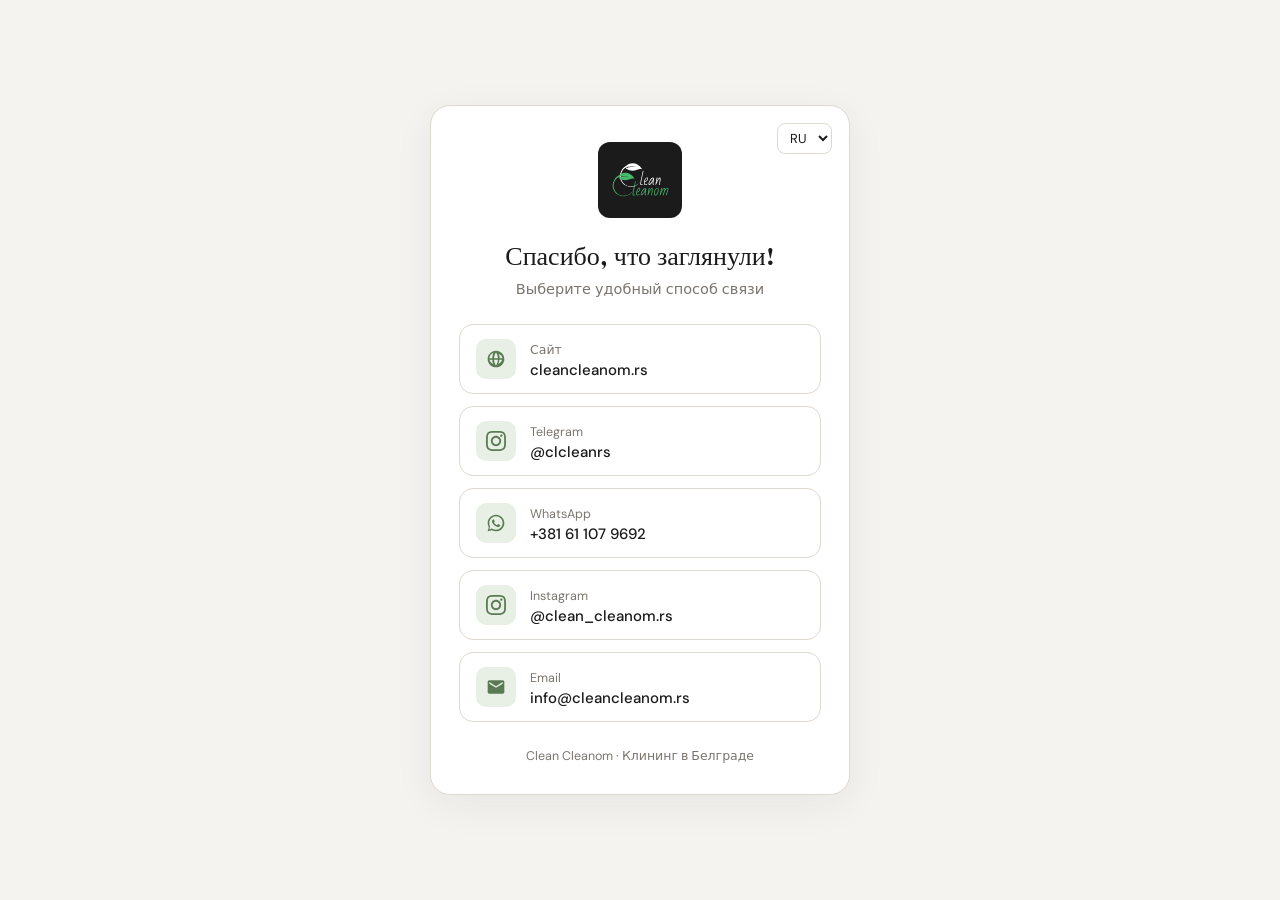
<file: card.html>
<!DOCTYPE html>
<html lang="ru">
<head>
<meta charset="UTF-8" />
<meta name="viewport" content="width=device-width, initial-scale=1.0" />
<title>Clean Cleanom — Контакты</title>
<meta name="robots" content="noindex" />

<link rel="preconnect" href="https://fonts.googleapis.com" />
<link rel="preconnect" href="https://fonts.gstatic.com" crossorigin />
<link href="https://fonts.googleapis.com/css2?family=DM+Sans:ital,wght@0,300;0,400;0,500;0,600;1,400&family=DM+Serif+Display:ital@0;1&display=swap" rel="stylesheet" />

<link rel="icon" type="image/svg+xml" href="assets/favicon.svg" />
<link rel="icon" type="image/png" sizes="96x96" href="assets/favicon-96x96.png" />
<link rel="apple-touch-icon" sizes="180x180" href="assets/apple-touch-icon.png" />

<style>
  :root {
    --bg:        #f5f3ef;
    --white:     #ffffff;
    --charcoal:  #1b1b1b;
    --sage:      #5a7a54;
    --sage-lt:   #8aab84;
    --sage-pale: #e8f0e5;
    --rust:      #c46044;
    --sand:      #e8e0d4;
    --border:    #ddd8d0;
    --grey:      #7a756e;
    --serif: 'DM Serif Display', Georgia, serif;
    --sans:  'DM Sans', system-ui, -apple-system, sans-serif;
  }
  * { box-sizing: border-box; }
  body {
    margin: 0;
    font-family: var(--sans);
    background: var(--bg);
    color: var(--charcoal);
    min-height: 100vh;
    display: flex;
    align-items: center;
    justify-content: center;
    padding: 32px 18px;
  }
  .card {
    width: 100%;
    max-width: 420px;
    background: var(--white);
    border: 1px solid var(--border);
    border-radius: 20px;
    padding: 36px 28px 30px;
    text-align: center;
    box-shadow: 0 10px 40px rgba(27,27,27,0.06);
  }
  .card-logo-wrap {
    display: inline-flex;
    align-items: center;
    justify-content: center;
    background: var(--charcoal);
    border-radius: 12px;
    padding: 6px 10px;
    margin-bottom: 20px;
  }
  .card-logo { height: 64px; display: block; }
  .card h1 {
    font-family: var(--serif);
    font-weight: 400;
    font-size: 26px;
    margin: 0 0 6px;
  }
  .card-sub {
    color: var(--grey);
    font-size: 14.5px;
    margin: 0 0 26px;
  }
  select.lang-select {
    position: absolute;
    top: 18px;
    right: 18px;
    border: 1.5px solid var(--border);
    background: var(--white);
    border-radius: 8px;
    padding: 5px 8px;
    font-family: var(--sans);
    font-size: 13px;
    color: var(--charcoal);
  }
  .card-wrap { position: relative; width: 100%; max-width: 420px; }
  .links { display: flex; flex-direction: column; gap: 12px; text-align: left; }
  .link-row {
    display: flex;
    align-items: center;
    gap: 14px;
    padding: 13px 16px;
    border: 1.5px solid var(--border);
    border-radius: 14px;
    text-decoration: none;
    color: var(--charcoal);
    transition: border-color .15s ease, background .15s ease, transform .15s ease;
  }
  .link-row:hover { border-color: var(--sage); background: var(--sage-pale); transform: translateY(-1px); }
  .link-icon {
    width: 40px; height: 40px; flex: none;
    border-radius: 10px;
    background: var(--sage-pale);
    color: var(--sage);
    display: flex; align-items: center; justify-content: center;
  }
  .link-icon svg { width: 20px; height: 20px; }
  .link-text-label { font-size: 12.5px; color: var(--grey); }
  .link-text-val { font-size: 15px; font-weight: 500; }
  .card-footer {
    margin-top: 26px;
    font-size: 12.5px;
    color: var(--grey);
  }
</style>
</head>
<body>

<div class="card-wrap">
  <select class="lang-select" id="lang-select" aria-label="Language">
    <option value="ru">RU</option>
    <option value="sr">SR</option>
    <option value="en">EN</option>
  </select>

  <div class="card">
    <div class="card-logo-wrap">
      <img class="card-logo" src="assets/logo.svg" alt="Clean Cleanom" />
    </div>
    <h1 data-i18n="h">Спасибо, что заглянули!</h1>
    <p class="card-sub" data-i18n="sub">Выберите удобный способ связи</p>

    <div class="links">
      <a class="link-row" href="https://cleancleanom.rs" target="_blank" rel="noopener">
        <span class="link-icon">
          <svg viewBox="0 0 24 24" fill="currentColor"><path d="M12 2C6.48 2 2 6.48 2 12s4.48 10 10 10 10-4.48 10-10S17.52 2 12 2zm7.93 9h-3.4a15.6 15.6 0 0 0-1.34-5.36A8.03 8.03 0 0 1 19.93 11zM12 4.06c.96 1.24 2.02 3.4 2.31 6.94H9.69c.29-3.54 1.35-5.7 2.31-6.94zM4.07 13h3.4c.14 2.05.6 3.85 1.34 5.36A8.03 8.03 0 0 1 4.07 13zm3.4-2h-3.4a8.03 8.03 0 0 1 4.74-6.36A15.6 15.6 0 0 0 7.47 11zM12 19.94c-.96-1.24-2.02-3.4-2.31-6.94h4.62c-.29 3.54-1.35 5.7-2.31 6.94zm2.66-1.58c.74-1.51 1.2-3.31 1.34-5.36h3.4a8.03 8.03 0 0 1-4.74 5.36z"/></svg>
        </span>
        <span>
          <span class="link-text-label" data-i18n="site_label">Сайт</span><br />
          <span class="link-text-val">cleancleanom.rs</span>
        </span>
      </a>

      <a class="link-row" href="https://t.me/clcleanrs" target="_blank" rel="noopener">
        <span class="link-icon">
          <svg viewBox="0 0 24 24" fill="currentColor"><path d="M12 2.163c3.204 0 3.584.012 4.85.07 3.252.148 4.771 1.691 4.919 4.919.058 1.265.069 1.645.069 4.849 0 3.205-.012 3.584-.069 4.849-.149 3.225-1.664 4.771-4.919 4.919-1.266.058-1.644.07-4.85.07-3.204 0-3.584-.012-4.849-.07-3.26-.149-4.771-1.699-4.919-4.92-.058-1.265-.07-1.644-.07-4.849 0-3.204.013-3.583.07-4.849.149-3.227 1.664-4.771 4.919-4.919 1.266-.057 1.645-.069 4.849-.069zm0-2.163c-3.259 0-3.667.014-4.947.072-4.358.2-6.78 2.618-6.98 6.98-.059 1.281-.073 1.689-.073 4.948 0 3.259.014 3.668.072 4.948.2 4.358 2.618 6.78 6.98 6.98 1.281.058 1.689.072 4.948.072 3.259 0 3.668-.014 4.948-.072 4.354-.2 6.782-2.618 6.979-6.98.059-1.28.073-1.689.073-4.948 0-3.259-.014-3.667-.072-4.947-.196-4.354-2.617-6.78-6.979-6.98-1.281-.059-1.69-.073-4.949-.073zm0 5.838c-3.403 0-6.162 2.759-6.162 6.162s2.759 6.163 6.162 6.163 6.162-2.759 6.162-6.163c0-3.403-2.759-6.162-6.162-6.162zm0 10.162c-2.209 0-4-1.79-4-4 0-2.209 1.791-4 4-4s4 1.791 4 4c0 2.21-1.791 4-4 4zm6.406-11.845c-.796 0-1.441.645-1.441 1.44s.645 1.44 1.441 1.44c.795 0 1.439-.645 1.439-1.44s-.644-1.44-1.439-1.44z"/></svg>
        </span>
        <span>
          <span class="link-text-label">Telegram</span><br />
          <span class="link-text-val">@clcleanrs</span>
        </span>
      </a>

      <a class="link-row" href="https://wa.me/381611079692" target="_blank" rel="noopener">
        <span class="link-icon">
          <svg viewBox="0 0 24 24" fill="currentColor"><path d="M12 2C6.48 2 2 6.48 2 12c0 1.85.5 3.58 1.36 5.07L2 22l5.06-1.33A9.94 9.94 0 0 0 12 22c5.52 0 10-4.48 10-10S17.52 2 12 2zm0 18c-1.62 0-3.15-.43-4.47-1.19l-.32-.19-3.15.83.84-3.07-.21-.32A7.94 7.94 0 0 1 4 12c0-4.41 3.59-8 8-8s8 3.59 8 8-3.59 8-8 8zm4.38-5.85c-.24-.12-1.42-.7-1.64-.78-.22-.08-.38-.12-.54.12-.16.24-.62.78-.76.94-.14.16-.28.18-.52.06-.24-.12-1-.37-1.9-1.17-.7-.63-1.18-1.4-1.31-1.64-.14-.24-.01-.37.11-.49.11-.11.24-.28.36-.42.12-.14.16-.24.24-.4.08-.16.04-.3-.02-.42-.06-.12-.54-1.3-.74-1.78-.19-.47-.39-.4-.54-.41-.14-.01-.3-.01-.46-.01-.16 0-.42.06-.64.3-.22.24-.84.82-.84 2s.86 2.32.98 2.48c.12.16 1.7 2.6 4.13 3.64.58.25 1.03.4 1.38.51.58.18 1.11.16 1.53.1.47-.07 1.42-.58 1.62-1.14.2-.56.2-1.04.14-1.14-.06-.1-.22-.16-.46-.28z"/></svg>
        </span>
        <span>
          <span class="link-text-label">WhatsApp</span><br />
          <span class="link-text-val">+381 61 107 9692</span>
        </span>
      </a>

      <a class="link-row" href="https://instagram.com/clean_cleanom.rs" target="_blank" rel="noopener">
        <span class="link-icon">
          <svg viewBox="0 0 24 24" fill="currentColor"><path d="M12 2.163c3.204 0 3.584.012 4.85.07 3.252.148 4.771 1.691 4.919 4.919.058 1.265.069 1.645.069 4.849 0 3.205-.012 3.584-.069 4.849-.149 3.225-1.664 4.771-4.919 4.919-1.266.058-1.644.07-4.85.07-3.204 0-3.584-.012-4.849-.07-3.26-.149-4.771-1.699-4.919-4.92-.058-1.265-.07-1.644-.07-4.849 0-3.204.013-3.583.07-4.849.149-3.227 1.664-4.771 4.919-4.919 1.266-.057 1.645-.069 4.849-.069zm0-2.163c-3.259 0-3.667.014-4.947.072-4.358.2-6.78 2.618-6.98 6.98-.059 1.281-.073 1.689-.073 4.948 0 3.259.014 3.668.072 4.948.2 4.358 2.618 6.78 6.98 6.98 1.281.058 1.689.072 4.948.072 3.259 0 3.668-.014 4.948-.072 4.354-.2 6.782-2.618 6.979-6.98.059-1.28.073-1.689.073-4.948 0-3.259-.014-3.667-.072-4.947-.196-4.354-2.617-6.78-6.979-6.98-1.281-.059-1.69-.073-4.949-.073zm0 5.838c-3.403 0-6.162 2.759-6.162 6.162s2.759 6.163 6.162 6.163 6.162-2.759 6.162-6.163c0-3.403-2.759-6.162-6.162-6.162zm0 10.162c-2.209 0-4-1.79-4-4 0-2.209 1.791-4 4-4s4 1.791 4 4c0 2.21-1.791 4-4 4zm6.406-11.845c-.796 0-1.441.645-1.441 1.44s.645 1.44 1.441 1.44c.795 0 1.439-.645 1.439-1.44s-.644-1.44-1.439-1.44z"/></svg>
        </span>
        <span>
          <span class="link-text-label">Instagram</span><br />
          <span class="link-text-val">@clean_cleanom.rs</span>
        </span>
      </a>

      <a class="link-row" href="mailto:info@cleancleanom.rs">
        <span class="link-icon">
          <svg viewBox="0 0 24 24" fill="currentColor"><path d="M20 4H4c-1.1 0-2 .9-2 2v12c0 1.1.9 2 2 2h16c1.1 0 2-.9 2-2V6c0-1.1-.9-2-2-2zm0 4l-8 5-8-5V6l8 5 8-5v2z"/></svg>
        </span>
        <span>
          <span class="link-text-label" data-i18n="email_label">Email</span><br />
          <span class="link-text-val">info@cleancleanom.rs</span>
        </span>
      </a>
    </div>

    <div class="card-footer" data-i18n="footer">Clean Cleanom · Клининг в Белграде</div>
  </div>
</div>

<script src="js/card.js"></script>

</body>
</html>
</file>
<file: css/style.css>
/* ── Reset & variables ─────────────────────────────────────────────────────── */
*, *::before, *::after { box-sizing: border-box; margin: 0; padding: 0; }

:root {
  --bg:        #f5f3ef;
  --white:     #ffffff;
  --charcoal:  #1b1b1b;
  --sage:      #5a7a54;
  --sage-lt:   #8aab84;
  --sage-pale: #e8f0e5;
  --rust:      #c46044;
  --sand:      #e8e0d4;
  --sand-dk:   #c8bfb0;
  --border:    #ddd8d0;
  --grey:      #7a756e;
  --grey-lt:   #b0aaa2;

  --serif: 'DM Serif Display', Georgia, serif;
  --sans:  'DM Sans', system-ui, -apple-system, sans-serif;
  --nav-h: 68px;
}

html { scroll-behavior: smooth; }
body {
  font-family: var(--sans);
  background: var(--bg);
  color: var(--charcoal);
  line-height: 1.6;
  -webkit-font-smoothing: antialiased;
  min-height: 100vh;
}

img { display: block; max-width: 100%; }
a { color: inherit; }
button { font-family: inherit; cursor: pointer; }

/* ── Scroll reveal ─────────────────────────────────────────────────────────── */
.appear {
  opacity: 0;
  transform: translateY(24px);
  transition: opacity 0.6s ease, transform 0.6s ease;
}
.appear.visible { opacity: 1; transform: none; }

/* ── Header ────────────────────────────────────────────────────────────────── */
#header {
  position: fixed; top: 0; left: 0; right: 0; z-index: 200;
  display: flex; align-items: center; justify-content: space-between;
  padding: 0 48px;
  height: var(--nav-h);
  background: var(--bg);
  border-bottom: 1px solid var(--border);
  transition: background 0.3s, box-shadow 0.3s;
}
#header.scrolled {
  background: rgba(245,243,239,0.96);
  box-shadow: 0 2px 24px rgba(0,0,0,0.08);
  backdrop-filter: blur(12px);
}

.nav-logo {
  display: flex; align-items: center; text-decoration: none; flex-shrink: 0;
  background: var(--charcoal);
  border-radius: 12px;
  padding: 5px 12px;
}
.nav-logo img { height: 40px; width: auto; }

.nav-center {
  display: flex; gap: 32px;
  position: absolute; left: 50%; transform: translateX(-50%);
}
.nav-center a {
  font-size: 0.85rem; font-weight: 400;
  color: var(--grey); text-decoration: none;
  transition: color 0.2s;
}
.nav-center a:hover { color: var(--charcoal); }

.nav-right { display: flex; align-items: center; gap: 14px; flex-shrink: 0; }

.lang-select {
  border: 1.5px solid var(--border);
  border-radius: 8px;
  background: var(--white);
  font-family: var(--sans);
  font-size: 0.75rem; font-weight: 600;
  color: var(--charcoal);
  padding: 5px 8px;
  cursor: pointer;
  outline: none;
  appearance: none;
  -webkit-appearance: none;
  background-image: url("data:image/svg+xml,%3Csvg xmlns='http://www.w3.org/2000/svg' width='10' height='6' viewBox='0 0 10 6'%3E%3Cpath d='M1 1l4 4 4-4' stroke='%237a756e' stroke-width='1.5' fill='none' stroke-linecap='round'/%3E%3C/svg%3E");
  background-repeat: no-repeat;
  background-position: right 7px center;
  padding-right: 22px;
  transition: border-color 0.2s;
}

.burger-btn {
  display: none;
  flex-direction: column; gap: 5px;
  background: none; border: none; padding: 6px; cursor: pointer;
}
.burger-btn span {
  display: block; width: 22px; height: 2px;
  background: var(--charcoal);
  border-radius: 2px;
  transition: all 0.3s;
}
.burger-btn[aria-expanded="true"] span:nth-child(1) { transform: translateY(7px) rotate(45deg); }
.burger-btn[aria-expanded="true"] span:nth-child(2) { opacity: 0; }
.burger-btn[aria-expanded="true"] span:nth-child(3) { transform: translateY(-7px) rotate(-45deg); }

/* ── Buttons ───────────────────────────────────────────────────────────────── */
.btn-cta {
  display: inline-flex; align-items: center; gap: 6px;
  background: var(--charcoal); color: var(--white);
  font-size: 0.82rem; font-weight: 500;
  padding: 11px 22px; border: none; border-radius: 24px;
  transition: background 0.2s, transform 0.15s;
  text-decoration: none; white-space: nowrap;
}
.btn-cta:hover { background: var(--sage); transform: translateY(-1px); }

.btn-sage {
  display: inline-flex; align-items: center; gap: 6px;
  background: var(--sage); color: var(--white);
  font-size: 0.85rem; font-weight: 500;
  padding: 13px 28px; border: none; border-radius: 24px;
  transition: background 0.2s, transform 0.15s;
  text-decoration: none; white-space: nowrap;
}
.btn-sage:hover { background: var(--sage-lt); transform: translateY(-1px); }

.btn-outline {
  display: inline-flex; align-items: center; gap: 6px;
  background: transparent; color: var(--charcoal);
  font-size: 0.85rem; font-weight: 500;
  padding: 13px 28px;
  border: 1.5px solid var(--sand-dk);
  border-radius: 24px;
  transition: border-color 0.2s, transform 0.15s;
  text-decoration: none; white-space: nowrap;
  cursor: pointer;
}
.btn-outline:hover { border-color: var(--charcoal); transform: translateY(-1px); }

.btn-white {
  display: inline-flex; align-items: center; justify-content: center; gap: 8px;
  background: var(--white); color: var(--sage);
  font-size: 0.85rem; font-weight: 600;
  padding: 14px 28px; border: none; border-radius: 24px;
  cursor: pointer; text-decoration: none;
  transition: all 0.2s;
}
.btn-white:hover { background: var(--charcoal); color: var(--white); }

.btn-ghost {
  display: inline-flex; align-items: center; justify-content: center; gap: 8px;
  background: rgba(255,255,255,0.15); color: var(--white);
  font-size: 0.85rem; font-weight: 500;
  padding: 14px 28px;
  border: 1.5px solid rgba(255,255,255,0.3);
  border-radius: 24px;
  cursor: pointer; text-decoration: none;
  transition: all 0.2s;
}
.btn-ghost:hover { background: rgba(255,255,255,0.25); }

/* ── Section base ──────────────────────────────────────────────────────────── */
.tag {
  display: inline-flex; align-items: center; gap: 6px;
  font-size: 0.72rem; font-weight: 500;
  letter-spacing: 0.12em; text-transform: uppercase;
  color: var(--sage);
  background: var(--sage-pale);
  padding: 6px 12px; border-radius: 12px;
  margin-bottom: 20px;
}

.sec-h2 {
  font-family: var(--serif);
  font-size: clamp(2.2rem, 3.5vw, 3.2rem);
  line-height: 1.1;
  color: var(--charcoal);
  margin-bottom: 12px;
  letter-spacing: -0.02em;
}
.sec-h2 em { font-style: italic; color: var(--sage); }

.sec-sub {
  font-size: 0.95rem; color: var(--grey);
  line-height: 1.65; max-width: 480px;
  margin-bottom: 48px;
}

/* ── Hero ──────────────────────────────────────────────────────────────────── */
.hero {
  padding-top: var(--nav-h);
  min-height: 100vh;
  display: flex; flex-direction: column;
  position: relative; overflow: hidden;
}

.hero-bg {
  position: absolute; inset: 0; z-index: 0;
}
.hero-bg img {
  width: 100%; height: 100%;
  object-fit: cover; object-position: right center;
  display: block;
}
.hero-bg::after {
  content: '';
  position: absolute; inset: 0;
  background: linear-gradient(
    to right,
    var(--bg) 0%,
    var(--bg) 30%,
    rgba(245,243,239,0.90) 46%,
    rgba(245,243,239,0.35) 65%,
    transparent 100%
  );
}

.hero-top {
  flex: 1;
  display: grid;
  grid-template-columns: 1fr auto;
  align-items: end;
  padding: 72px 48px 0;
  gap: 48px;
  position: relative; z-index: 1;
}

.hero-badge {
  display: inline-flex; align-items: center; gap: 8px;
  background: var(--sage-pale); color: var(--sage);
  font-size: 0.75rem; font-weight: 500;
  padding: 7px 14px; border-radius: 20px;
  margin-bottom: 28px; width: fit-content;
}
.hero-badge::before {
  content: '';
  width: 6px; height: 6px;
  background: var(--sage);
  border-radius: 50%;
  animation: pulse 2s infinite;
}
@keyframes pulse {
  0%, 100% { opacity: 1; transform: scale(1); }
  50% { opacity: 0.6; transform: scale(1.3); }
}

.hero-h1 {
  font-family: var(--serif);
  font-size: clamp(3.2rem, 6vw, 6rem);
  line-height: 1.0;
  color: var(--charcoal);
  letter-spacing: -0.02em;
  margin-bottom: 28px;
}
.hero-h1 .italic, .hero-h1 em { font-style: italic; color: var(--sage); }

.hero-desc {
  font-size: 1.05rem; color: var(--grey);
  line-height: 1.65; max-width: 440px;
  margin-bottom: 36px;
}

.hero-btns { display: flex; gap: 12px; flex-wrap: wrap; }

.hero-img-wrap {
  position: relative;
  align-self: stretch;
  min-height: 420px;
  border-radius: 20px;
  overflow: hidden;
}
.hero-img-wrap img {
  width: 100%; height: 100%;
  object-fit: cover; object-position: center top;
}
.hero-img-wrap::before {
  content: '';
  position: absolute; inset: 0 0 auto 0;
  height: 120px;
  background: linear-gradient(to bottom, var(--bg) 0%, transparent 100%);
  z-index: 1; pointer-events: none;
}
.hero-img-wrap::after {
  content: '';
  position: absolute; inset: auto 0 0 0;
  height: 120px;
  background: linear-gradient(to top, var(--bg) 0%, transparent 100%);
  z-index: 1; pointer-events: none;
}

.hero-aside {
  display: flex; flex-direction: column;
  align-items: flex-end; gap: 12px;
  padding-bottom: 8px;
}

.mini-stat {
  background: var(--white);
  border: 1px solid var(--border);
  border-radius: 16px;
  padding: 16px 20px;
  text-align: center; min-width: 110px;
}
.mini-stat-num {
  font-family: var(--serif);
  font-size: 2rem; color: var(--charcoal);
  line-height: 1; margin-bottom: 4px;
}
.mini-stat-label { font-size: 0.7rem; color: var(--grey-lt); font-weight: 500; }

.hero-strip {
  display: flex;
  border-top: 1px solid var(--border);
  margin-top: 48px;
  position: relative; z-index: 1;
  background: rgba(245,243,239,0.82);
  backdrop-filter: blur(10px);
}
.hero-strip-item {
  flex: 1;
  display: flex; align-items: center; gap: 14px;
  padding: 22px 32px;
  border-right: 1px solid var(--border);
  cursor: pointer;
  transition: background 0.2s;
}
.hero-strip-item:last-child { border-right: none; }
.hero-strip-item:hover { background: var(--white); }

.strip-icon {
  width: 40px; height: 40px;
  border-radius: 12px;
  display: flex; align-items: center; justify-content: center;
  font-size: 1.1rem; flex-shrink: 0;
}
.strip-green  { background: var(--sage-pale); }
.strip-rust   { background: #f5e8e4; }
.strip-sand   { background: var(--sand); }
.strip-purple { background: #ede8f5; }

.strip-name { font-size: 0.88rem; font-weight: 600; color: var(--charcoal); margin-bottom: 2px; }
.strip-price { font-size: 0.78rem; color: var(--grey); }
.strip-arrow { margin-left: auto; color: var(--grey-lt); font-size: 0.9rem; }

/* ── Services section ──────────────────────────────────────────────────────── */
.section { padding: 90px 48px; background: var(--bg); }

.services-cards {
  display: grid;
  grid-template-columns: repeat(4, 1fr);
  gap: 16px;
}

.svc-card {
  background: var(--white);
  border-radius: 20px; padding: 28px 24px 24px;
  border: 1px solid var(--border);
  display: flex; flex-direction: column;
  transition: transform 0.25s, box-shadow 0.25s;
}
.svc-card:hover { transform: translateY(-4px); box-shadow: 0 12px 40px rgba(0,0,0,0.08); }

.svc-card-header {
  display: flex; justify-content: space-between;
  align-items: flex-start; margin-bottom: 20px;
}
.svc-emoji-wrap {
  width: 48px; height: 48px; border-radius: 14px;
  display: flex; align-items: center; justify-content: center;
  font-size: 1.4rem;
}
.svc-a { background: var(--sage-pale); }
.svc-b { background: #fff8e6; }
.svc-c { background: #f0eefa; }
.svc-d { background: #e6f4fa; }

.svc-num { font-size: 0.72rem; font-weight: 600; color: var(--grey-lt); letter-spacing: 0.08em; }

.svc-name {
  font-family: var(--serif); font-size: 1.25rem;
  color: var(--charcoal); margin-bottom: 12px; line-height: 1.2;
}

.svc-items {
  list-style: none; flex: 1;
  display: flex; flex-direction: column; gap: 7px;
  margin-bottom: 24px;
}
.svc-items li {
  font-size: 0.78rem; color: var(--grey);
  line-height: 1.4;
  display: flex; align-items: flex-start; gap: 8px;
}
.svc-items li::before {
  content: '✓'; color: var(--sage);
  font-size: 0.72rem; margin-top: 1px; flex-shrink: 0;
}

.svc-footer {
  padding-top: 20px; border-top: 1px solid var(--border);
  display: flex; align-items: center; justify-content: space-between;
}
.svc-price { font-family: var(--serif); font-size: 1.2rem; color: var(--charcoal); }
.svc-from { font-size: 0.7rem; color: var(--grey-lt); font-weight: 400; display: block; margin-bottom: 2px; }
.svc-book {
  width: 32px; height: 32px;
  background: var(--charcoal); border-radius: 50%; border: none;
  display: flex; align-items: center; justify-content: center;
  color: var(--white); font-size: 0.9rem;
  transition: background 0.2s, transform 0.2s; flex-shrink: 0;
}
.svc-book:hover { background: var(--sage); transform: scale(1.1); }

/* ── Extras ────────────────────────────────────────────────────────────────── */
.extras-section { background: var(--white); padding: 90px 48px; }

.extras-grid {
  display: grid;
  grid-template-columns: repeat(3, 1fr);
  gap: 16px;
}

.extra-card {
  border: 1.5px solid var(--border); border-radius: 16px;
  padding: 24px;
  display: flex; align-items: center; gap: 16px;
  transition: border-color 0.2s, transform 0.2s;
}
.extra-card:hover { border-color: var(--sage); transform: translateX(4px); }

.extra-icon {
  width: 44px; height: 44px; background: var(--sage-pale);
  border-radius: 12px;
  display: flex; align-items: center; justify-content: center;
  font-size: 1.2rem; flex-shrink: 0;
}
.extra-info { flex: 1; }
.extra-name { font-size: 0.88rem; font-weight: 600; color: var(--charcoal); margin-bottom: 3px; }
.extra-note { font-size: 0.75rem; color: var(--grey-lt); line-height: 1.4; }
.extra-price { font-family: var(--serif); font-size: 1.05rem; color: var(--sage); white-space: nowrap; }

/* ── For Whom ──────────────────────────────────────────────────────────────── */
.for-whom { padding: 90px 48px; background: var(--bg); }

.whom-grid { display: grid; grid-template-columns: 1fr 1fr; gap: 20px; }

.whom-card {
  border-radius: 24px; padding: 52px 48px;
  position: relative; overflow: hidden;
  transition: transform 0.25s;
}
.whom-card:hover { transform: translateY(-3px); }

.whom-light { background: var(--white); border: 1px solid var(--border); }
.whom-dark  { background: var(--charcoal); }

.whom-bg-text {
  position: absolute; right: -10px; bottom: -20px;
  font-family: var(--serif); font-size: 9rem;
  line-height: 1; pointer-events: none; user-select: none;
}
.whom-light .whom-bg-text { color: rgba(0,0,0,0.03); }
.whom-dark  .whom-bg-text { color: rgba(255,255,255,0.04); }

.whom-tag {
  display: inline-flex; align-items: center; gap: 6px;
  font-size: 0.7rem; font-weight: 500;
  letter-spacing: 0.1em; text-transform: uppercase;
  padding: 5px 12px; border-radius: 12px;
  margin-bottom: 28px;
}
.whom-light .whom-tag { background: var(--sage-pale); color: var(--sage); }
.whom-dark  .whom-tag { background: rgba(255,255,255,0.1); color: rgba(255,255,255,0.6); }

.whom-title {
  font-family: var(--serif); font-size: 2.2rem;
  line-height: 1.1; margin-bottom: 16px;
}
.whom-light .whom-title { color: var(--charcoal); }
.whom-dark  .whom-title { color: var(--white); }
.whom-dark  .whom-title em { font-style: italic; color: var(--sage-lt); }

.whom-text { font-size: 0.9rem; line-height: 1.7; margin-bottom: 36px; }
.whom-light .whom-text { color: var(--grey); }
.whom-dark  .whom-text { color: rgba(255,255,255,0.5); }

/* ── Pricing ───────────────────────────────────────────────────────────────── */
.pricing-section { padding: 90px 48px; background: var(--bg); }

.pricing-layout { display: grid; grid-template-columns: 280px 1fr; gap: 40px; align-items: start; }

.pricing-menu { display: flex; flex-direction: column; gap: 4px; position: sticky; top: 90px; }

.price-menu-item {
  display: flex; align-items: center; justify-content: space-between;
  padding: 14px 16px; border-radius: 12px; cursor: pointer;
  transition: all 0.2s;
  border: 1.5px solid transparent;
}
.price-menu-item:hover { background: var(--white); }
.price-menu-item.active { background: var(--white); border-color: var(--sage); }

.price-menu-left { display: flex; align-items: center; gap: 10px; }
.price-menu-icon { font-size: 1rem; width: 28px; text-align: center; }
.price-menu-name { font-size: 0.88rem; font-weight: 500; color: var(--charcoal); }
.price-menu-from { font-size: 0.75rem; color: var(--sage); font-weight: 500; }

.pricing-card { display: none; }
.pricing-card.active { display: block; }

.pricing-card-header {
  background: var(--charcoal);
  border-radius: 20px 20px 0 0;
  padding: 36px 40px;
  display: flex; align-items: flex-end; justify-content: space-between;
}
.pc-title { font-family: var(--serif); font-size: 1.9rem; color: var(--white); margin-bottom: 8px; }
.pc-sub { font-size: 0.82rem; color: rgba(255,255,255,0.4); }
.pc-price-big { text-align: right; }
.pc-from-label { font-size: 0.7rem; color: rgba(255,255,255,0.35); display: block; margin-bottom: 4px; }
.pc-amount { font-family: var(--serif); font-size: 2.6rem; color: var(--sage-lt); line-height: 1; }

.pricing-rows {
  background: var(--white);
  border-radius: 0 0 20px 20px;
  border: 1px solid var(--border); border-top: none;
  overflow: hidden;
}
.p-row {
  display: flex; align-items: center;
  padding: 18px 40px;
  border-bottom: 1px solid var(--border);
  transition: background 0.2s;
}
.p-row:last-child { border-bottom: none; }
.p-row:hover { background: var(--bg); }
.p-area { flex: 1; font-size: 0.88rem; color: var(--charcoal); font-weight: 500; }
.p-price { font-family: var(--serif); font-size: 1.15rem; color: var(--sage); }

.pricing-note-card {
  margin-top: 16px; padding: 18px 24px;
  background: var(--sage-pale); border-radius: 14px;
  font-size: 0.82rem; color: var(--sage); line-height: 1.6;
}

/* ── Upholstery ────────────────────────────────────────────────────────────── */
.upholstery-sec { padding: 90px 48px; background: var(--white); }

.uph-layout { display: grid; grid-template-columns: 1fr 1fr; gap: 60px; align-items: start; }

.uph-callout {
  background: var(--charcoal); border-radius: 20px;
  padding: 36px; color: var(--white); margin-bottom: 24px;
}
.uph-callout-label { font-size: 0.72rem; letter-spacing: 0.14em; text-transform: uppercase; color: var(--sage-lt); margin-bottom: 10px; }
.uph-callout-amount { font-family: var(--serif); font-size: 3rem; color: var(--white); line-height: 1; margin-bottom: 8px; }
.uph-callout-sub { font-size: 0.82rem; color: rgba(255,255,255,0.4); }

.uph-extra-text { font-size: 0.88rem; color: var(--grey); line-height: 1.75; margin-bottom: 28px; }

.uph-table { border: 1px solid var(--border); border-radius: 20px; overflow: hidden; }
.uph-row {
  display: flex; align-items: center; justify-content: space-between;
  padding: 15px 24px; border-bottom: 1px solid var(--border);
  transition: background 0.2s;
}
.uph-row:last-child { border-bottom: none; }
.uph-row:hover { background: var(--bg); }
.uph-name { font-size: 0.88rem; color: var(--charcoal); }
.uph-note { font-size: 0.72rem; color: var(--grey-lt); margin-top: 2px; }
.uph-price { font-family: var(--serif); font-size: 1rem; color: var(--sage); white-space: nowrap; }

/* ── What We Don't Do ──────────────────────────────────────────────────────── */
.no-section { padding: 90px 48px; background: var(--bg); }

.no-layout { display: grid; grid-template-columns: 1fr 1fr; gap: 80px; align-items: start; }
.no-lhs .sec-sub { margin-bottom: 0; }

.no-list { display: flex; flex-direction: column; }
.no-item {
  display: flex; gap: 20px; align-items: flex-start;
  padding: 24px 0; border-bottom: 1px solid var(--border);
}
.no-item:last-child { border-bottom: none; }
.no-icon {
  width: 42px; height: 42px; background: var(--sand);
  border-radius: 12px;
  display: flex; align-items: center; justify-content: center;
  font-size: 1.1rem; flex-shrink: 0; opacity: 0.7;
}
.no-title { font-size: 0.95rem; font-weight: 600; margin-bottom: 4px; }
.no-desc { font-size: 0.82rem; color: var(--grey); line-height: 1.6; }

/* ── Gallery ───────────────────────────────────────────────────────────────── */
.gallery-section { padding: 90px 48px; background: var(--white); }

.gallery-carousel {
  display: flex; align-items: center; gap: 16px;
  margin-bottom: 36px;
}
.gc-viewport { flex: 1; overflow: hidden; }
.gc-track {
  display: flex; gap: 12px;
  transition: transform 0.4s ease;
}
.gc-track .gallery-thumb {
  flex: 0 0 calc((100% - 24px) / 3);
}

.gc-btn {
  flex-shrink: 0;
  width: 48px; height: 48px; border-radius: 50%;
  border: 1.5px solid var(--border);
  background: var(--white); color: var(--charcoal);
  font-size: 1.6rem; line-height: 1;
  display: flex; align-items: center; justify-content: center;
  cursor: pointer; transition: all 0.2s;
}
.gc-btn:hover:not(:disabled) { background: var(--sage); color: var(--white); border-color: var(--sage); }
.gc-btn:disabled { opacity: 0.25; cursor: default; }

.gallery-thumb {
  border-radius: 16px; overflow: hidden; cursor: pointer;
  aspect-ratio: 4/3;
  transition: transform 0.25s, box-shadow 0.25s;
}
.gallery-thumb:hover { transform: scale(1.02); box-shadow: 0 8px 32px rgba(0,0,0,0.12); }
.gallery-thumb img { width: 100%; height: 100%; object-fit: cover; }

.gallery-cta { display: flex; justify-content: center; }

/* ── Gallery Lightbox ──────────────────────────────────────────────────────── */
.gallery-overlay {
  display: none; position: fixed; inset: 0; z-index: 400;
  background: rgba(0,0,0,0.85); backdrop-filter: blur(8px);
}
.gallery-overlay.open { display: block; }

.gallery-modal {
  display: none; position: fixed; inset: 0; z-index: 401;
  align-items: center; justify-content: center;
}
.gallery-modal.open { display: flex; }

.gallery-track {
  max-width: 90vw; max-height: 85vh;
  display: flex; align-items: center; justify-content: center;
}
.gallery-track img { max-width: 90vw; max-height: 85vh; object-fit: contain; border-radius: 12px; }

.gallery-close {
  position: fixed; top: 20px; right: 20px; z-index: 402;
  width: 44px; height: 44px;
  background: rgba(255,255,255,0.15); border: none; border-radius: 50%;
  color: var(--white); font-size: 1.1rem;
  display: flex; align-items: center; justify-content: center;
  cursor: pointer; transition: background 0.2s;
}
.gallery-close:hover { background: rgba(255,255,255,0.3); }

.gallery-nav {
  position: fixed; top: 50%; transform: translateY(-50%);
  z-index: 402; background: rgba(255,255,255,0.15); border: none;
  color: var(--white); font-size: 2rem; width: 52px; height: 52px;
  border-radius: 50%; display: flex; align-items: center; justify-content: center;
  cursor: pointer; transition: background 0.2s;
}
.gallery-nav:hover { background: rgba(255,255,255,0.3); }
.gallery-nav:disabled { opacity: 0.25; cursor: default; }
.gallery-nav-prev { left: 20px; }
.gallery-nav-next { right: 20px; }

.gallery-counter {
  position: fixed; bottom: 20px; left: 50%; transform: translateX(-50%);
  color: rgba(255,255,255,0.6); font-size: 0.85rem;
  background: rgba(0,0,0,0.4); padding: 6px 16px; border-radius: 20px;
}

/* Gallery slide animations */
@keyframes fadeIn { from { opacity: 0; } to { opacity: 1; } }
@keyframes slideFromRight { from { opacity: 0; transform: translateX(60px); } to { opacity: 1; transform: none; } }
@keyframes slideFromLeft  { from { opacity: 0; transform: translateX(-60px); } to { opacity: 1; transform: none; } }
.gallery-enter-fade  { animation: fadeIn       0.3s ease; }
.gallery-enter-right { animation: slideFromRight 0.3s ease; }
.gallery-enter-left  { animation: slideFromLeft  0.3s ease; }

/* ── CTA Banner ────────────────────────────────────────────────────────────── */
.cta-banner {
  margin: 0 48px 90px;
  background: var(--sage); border-radius: 28px;
  padding: 72px;
  display: grid; grid-template-columns: 1fr auto;
  gap: 60px; align-items: center;
  position: relative; overflow: hidden;
}
.cta-banner::before {
  content: '🌿';
  position: absolute; right: 72px; top: 50%;
  transform: translateY(-50%);
  font-size: 8rem; opacity: 0.12;
  pointer-events: none;
}
.cta-banner-h {
  font-family: var(--serif);
  font-size: clamp(2rem, 3.5vw, 3rem);
  color: var(--white); line-height: 1.15; margin-bottom: 12px;
}
.cta-banner-sub { font-size: 0.95rem; color: rgba(255,255,255,0.65); line-height: 1.6; }
.cta-banner-right { display: flex; flex-direction: column; gap: 12px; min-width: 200px; position: relative; z-index: 1; }

/* ── Contact ───────────────────────────────────────────────────────────────── */
.contact-section {
  padding: 90px 48px;
  background: var(--white);
  display: grid; grid-template-columns: 1fr 1fr; gap: 80px;
  align-items: start;
}

/* ── Steps ─────────────────────────────────────────────────────────────────── */
.steps-intro { margin-bottom: 40px; }
.steps-intro-h {
  font-family: var(--serif); font-size: 1.9rem; font-weight: 400;
  color: var(--charcoal); line-height: 1.1; margin-bottom: 8px;
}
.steps-intro-h em { font-style: italic; color: var(--sage); }
.steps-intro-sub { font-size: 0.88rem; color: var(--grey-lt); line-height: 1.5; }

.steps-list { display: flex; flex-direction: column; }
.step-item {
  display: flex; align-items: flex-start; gap: 20px;
  padding: 24px 0; border-bottom: 1px solid var(--border);
  position: relative;
}
.step-item:last-child { border-bottom: none; }
.step-item:not(:last-child)::after {
  content: '';
  position: absolute; left: 21px; top: 68px;
  width: 2px; height: calc(100% - 44px);
  background: var(--border);
}

.step-num-wrap {
  flex-shrink: 0; width: 44px; height: 44px;
  border-radius: 50%; background: var(--sage-pale);
  display: flex; align-items: center; justify-content: center;
}
.step-num { font-family: var(--serif); font-size: 1rem; color: var(--sage); }
.step-title { font-size: 0.95rem; font-weight: 600; color: var(--charcoal); margin-bottom: 5px; }
.step-desc { font-size: 0.83rem; color: var(--grey); line-height: 1.6; }

.contact-h2 {
  font-family: var(--serif);
  font-size: clamp(2.2rem, 3.5vw, 3.2rem);
  color: var(--charcoal); line-height: 1.1;
  margin-bottom: 16px; letter-spacing: -0.02em;
}
.contact-sub { font-size: 0.95rem; color: var(--grey); line-height: 1.7; margin-bottom: 40px; }

.contact-list { display: flex; flex-direction: column; gap: 16px; }
.contact-row { display: flex; align-items: center; gap: 14px; }
.contact-row-icon {
  width: 40px; height: 40px; background: var(--sage-pale);
  border-radius: 12px;
  display: flex; align-items: center; justify-content: center;
  font-size: 1rem; flex-shrink: 0; color: var(--sage);
}
.contact-row-label { font-size: 0.7rem; color: var(--grey-lt); text-transform: uppercase; letter-spacing: 0.1em; margin-bottom: 2px; }
.contact-row-val { font-size: 0.9rem; color: var(--charcoal); font-weight: 500; }
.contact-row-val a { text-decoration: none; transition: color 0.2s; }
.contact-row-val a:hover { color: var(--sage); }

/* ── Forms ─────────────────────────────────────────────────────────────────── */
.form-wrap { display: flex; flex-direction: column; gap: 16px; }
.f-row { display: grid; grid-template-columns: 1fr 1fr; gap: 16px; }
.f-group { display: flex; flex-direction: column; gap: 6px; }
.f-label { font-size: 0.75rem; font-weight: 500; color: var(--grey); letter-spacing: 0.06em; }
.f-label--q { font-size: 0.9rem; font-weight: 700; color: var(--charcoal); letter-spacing: 0; margin-top: 22px; margin-bottom: 8px; }

.f-input, .f-select {
  width: 100%; padding: 13px 16px;
  background: var(--bg); border: 1.5px solid var(--border);
  border-radius: 12px;
  font-family: var(--sans); font-size: 0.9rem; color: var(--charcoal);
  outline: none; appearance: none;
  transition: border-color 0.2s, background 0.2s;
}
.f-input:focus, .f-select:focus { border-color: var(--sage); background: var(--white); }
.f-input::placeholder { color: var(--grey-lt); }

.f-select-wrap { position: relative; }
.f-select-wrap::after {
  content: '↓'; position: absolute; right: 14px; top: 50%;
  transform: translateY(-50%); color: var(--grey-lt);
  pointer-events: none; font-size: 0.8rem;
}

.f-checks { display: flex; flex-direction: column; gap: 10px; }
.f-check { display: flex; align-items: center; gap: 10px; cursor: pointer; }
.f-check input[type="checkbox"] {
  width: 16px; height: 16px; flex-shrink: 0;
  accent-color: var(--sage); cursor: pointer;
}
.cb-label { font-size: 0.85rem; color: var(--grey); }

.f-radios { display: flex; gap: 8px; }
.f-radio-label { flex: 1; }
.f-radio-label input[type="radio"] { display: none; }
.f-radio-btn {
  display: flex; align-items: center; justify-content: center; gap: 6px;
  padding: 11px; border: 1.5px solid var(--border);
  border-radius: 12px; background: var(--bg);
  font-size: 0.82rem; color: var(--grey);
  cursor: pointer; transition: all 0.2s;
}
.f-radio-label input[type="radio"]:checked + .f-radio-btn {
  border-color: var(--sage); color: var(--sage); background: var(--sage-pale);
}
.f-radio-btn:hover { border-color: var(--sand-dk); color: var(--charcoal); }

.f-methods { display: flex; gap: 8px; }
.f-method {
  flex: 1; padding: 11px;
  display: flex; align-items: center; justify-content: center; gap: 6px;
  border: 1.5px solid var(--border); border-radius: 12px;
  background: var(--bg); font-size: 0.82rem; color: var(--grey);
  cursor: pointer; transition: all 0.2s;
}
.f-method.active { border-color: var(--sage); color: var(--sage); background: var(--sage-pale); }
.f-method:hover:not(.active) { border-color: var(--sand-dk); color: var(--charcoal); }

.f-submit {
  width: 100%; padding: 15px;
  background: var(--charcoal); color: var(--white);
  border: none; border-radius: 12px;
  font-family: var(--sans); font-size: 0.88rem; font-weight: 500;
  cursor: pointer; transition: background 0.2s;
  display: flex; align-items: center; justify-content: center; gap: 8px;
  margin-top: 8px;
}
.f-submit:hover:not(:disabled) { background: var(--sage); }
.f-submit:disabled { opacity: 0.5; cursor: not-allowed; }

/* ── Footer ────────────────────────────────────────────────────────────────── */
footer { background: var(--charcoal); padding: 56px 48px 36px; }

.footer-top {
  display: grid; grid-template-columns: 1.4fr 1fr 1fr 1fr;
  gap: 48px; padding-bottom: 48px;
  border-bottom: 1px solid rgba(255,255,255,0.08);
  margin-bottom: 28px;
}
.footer-brand {}
.f-logo { margin-bottom: 14px; }
.f-logo-img { filter: brightness(0) invert(1); opacity: 0.85; height: 36px; width: auto; }
.f-tagline { font-size: 0.82rem; color: rgba(255,255,255,0.3); line-height: 1.6; max-width: 210px; }

.f-col-title { font-size: 0.68rem; letter-spacing: 0.14em; text-transform: uppercase; color: rgba(255,255,255,0.28); margin-bottom: 16px; }
.f-links { list-style: none; display: flex; flex-direction: column; gap: 10px; }
.f-links a { font-size: 0.84rem; color: rgba(255,255,255,0.45); text-decoration: none; transition: color 0.2s; }
.f-links a:hover { color: var(--white); }

.footer-bottom { display: flex; justify-content: space-between; align-items: center; }
.f-copy { font-size: 0.78rem; color: rgba(255,255,255,0.2); }
.f-socials { display: flex; gap: 10px; }
.f-soc {
  width: 34px; height: 34px;
  border: 1px solid rgba(255,255,255,0.12); border-radius: 50%;
  display: flex; align-items: center; justify-content: center;
  color: rgba(255,255,255,0.35); text-decoration: none;
  transition: all 0.2s;
}
.f-soc:hover { border-color: var(--sage-lt); color: var(--sage-lt); }

/* ── Booking Modal ─────────────────────────────────────────────────────────── */
.modal-overlay {
  display: none; position: fixed; inset: 0; z-index: 300;
  background: rgba(0,0,0,0.5); backdrop-filter: blur(8px);
}
.modal-overlay.open { display: block; }

.modal {
  display: none; position: fixed; z-index: 310;
  top: 50%; left: 50%; transform: translate(-50%, -50%);
  background: var(--white); border-radius: 24px; padding: 44px;
  width: calc(100% - 48px); max-width: 520px; max-height: 90vh;
  overflow-y: auto;
}
.modal.open {
  display: block;
  animation: slideUp 0.3s ease;
}
@keyframes slideUp {
  from { opacity: 0; transform: translate(-50%, calc(-50% + 32px)) scale(0.97); }
  to   { opacity: 1; transform: translate(-50%, -50%) scale(1); }
}

.modal-close {
  position: absolute; top: 18px; right: 18px;
  width: 32px; height: 32px; background: var(--bg); border: none;
  border-radius: 50%; display: flex; align-items: center; justify-content: center;
  font-size: 0.9rem; color: var(--grey); cursor: pointer; transition: background 0.2s;
}
.modal-close:hover { background: var(--sand); }

.modal-h { font-family: var(--serif); font-size: 1.7rem; color: var(--charcoal); margin-bottom: 6px; }
.modal-p { font-size: 0.85rem; color: var(--grey); margin-bottom: 28px; }

/* ── Toast ─────────────────────────────────────────────────────────────────── */
.toast {
  position: fixed; bottom: 28px; left: 50%; transform: translateX(-50%) translateY(16px);
  padding: 12px 24px; border-radius: 24px; font-size: 0.88rem; font-weight: 500;
  color: var(--white); z-index: 600; opacity: 0;
  transition: opacity 0.3s, transform 0.3s;
  white-space: nowrap; pointer-events: none;
}
.toast--visible { opacity: 1; transform: translateX(-50%) translateY(0); }
.toast--success { background: var(--charcoal); }
.toast--error   { background: var(--rust); }

/* ── Responsive ────────────────────────────────────────────────────────────── */
@media (max-width: 1100px) {
  .hero-top { grid-template-columns: 1fr; }
  .hero-aside { display: none; }
  .footer-top { grid-template-columns: 1.2fr 1fr 1fr; }
  .footer-top .footer-brand { grid-column: 1 / -1; }
}

@media (max-width: 960px) {
  #header { padding: 0 24px; }
  .nav-center { display: none; }
  .btn-cta { display: none; }
  .burger-btn { display: flex; }

  #nav-menu.open {
    display: flex; flex-direction: column; gap: 0;
    position: fixed; top: var(--nav-h); left: 0; right: 0;
    transform: none;
    background: var(--bg);
    border-bottom: 1px solid var(--border);
    padding: 12px 0; z-index: 199;
  }
  #nav-menu.open a {
    padding: 14px 24px; font-size: 1rem;
    border-bottom: 1px solid var(--border);
    color: var(--charcoal);
  }
  #nav-menu.open a:last-child { border-bottom: none; }

  .hero-top { grid-template-columns: 1fr; padding: 48px 24px 0; gap: 32px; }
  .hero-img-wrap { display: none; }
  .hero-aside { display: none; }
  .hero-strip { flex-direction: column; }
  .hero-strip-item { border-right: none; border-bottom: 1px solid var(--border); }
  .hero-strip-item:last-child { border-bottom: none; }

  .section { padding: 64px 24px; }
  .extras-section, .upholstery-sec, .gallery-section { padding: 64px 24px; }
  .for-whom, .pricing-section, .no-section { padding: 64px 24px; }
  .contact-section { padding: 64px 24px; grid-template-columns: 1fr; gap: 48px; }
  footer { padding: 48px 24px 32px; }
  .cta-banner { margin: 0 24px 64px; padding: 48px 36px; grid-template-columns: 1fr; gap: 28px; }
  .cta-banner::before { display: none; }

  .services-cards { grid-template-columns: 1fr 1fr; }
  .extras-grid { grid-template-columns: 1fr 1fr; }
  .pricing-layout { grid-template-columns: 1fr; }
  .pricing-menu { position: static; flex-direction: row; flex-wrap: wrap; gap: 8px; margin-bottom: 24px; }
  .price-menu-item { flex: 0 1 auto; }
  .uph-layout { grid-template-columns: 1fr; gap: 40px; }
  .no-layout { grid-template-columns: 1fr; gap: 40px; }
  .whom-grid { grid-template-columns: 1fr; }
  .gc-track .gallery-thumb { flex: 0 0 calc((100% - 12px) / 2); }
  .footer-top { grid-template-columns: 1fr 1fr; gap: 32px; }
}

@media (max-width: 580px) {
  .hero-h1 { font-size: clamp(2.8rem, 10vw, 4rem); }
  .services-cards { grid-template-columns: 1fr; }
  .extras-grid { grid-template-columns: 1fr; }
  .gc-track .gallery-thumb { flex: 0 0 100%; }
  .f-row { grid-template-columns: 1fr; }
  .f-radios { flex-direction: column; }
  .f-methods { flex-direction: column; }
  .pricing-card-header { flex-direction: column; gap: 16px; align-items: flex-start; }
  .pc-price-big { text-align: left; }
  .modal { padding: 28px 20px; }
  .p-row { padding: 14px 20px; }
  .footer-top { grid-template-columns: 1fr; }
  footer { padding: 40px 20px 28px; }
}

/* ── Chat widget ─────────────────────────────────────────────────────────────── */
.chat-trigger {
  position: fixed; bottom: 28px; right: 28px;
  z-index: 1000;
  display: flex; flex-direction: column; align-items: flex-end; gap: 10px;
  cursor: pointer;
}
.chat-bubble-hint {
  background: var(--charcoal); color: #fff;
  font-size: 0.82rem; font-weight: 500;
  padding: 10px 16px; border-radius: 18px 18px 4px 18px;
  white-space: nowrap; box-shadow: 0 8px 24px rgba(27,27,27,0.18);
  animation: cc-hint-in 0.5s ease 1.5s both;
  cursor: default;
}
@keyframes cc-hint-in {
  from { opacity: 0; transform: translateX(16px); }
  to   { opacity: 1; transform: translateX(0); }
}
.chat-bubble-hint.cc-hidden { display: none; }

.chat-btn {
  width: 60px; height: 60px;
  background: var(--sage); border-radius: 50%;
  display: flex; align-items: center; justify-content: center;
  box-shadow: 0 8px 28px rgba(90,122,84,0.38);
  transition: transform 0.25s, background 0.25s, box-shadow 0.25s;
  position: relative;
}
.chat-btn:hover { transform: scale(1.08); background: var(--sage-dark, #3d5a38); box-shadow: 0 12px 36px rgba(90,122,84,0.45); }
.chat-btn svg { transition: transform 0.3s, opacity 0.3s; }
.chat-btn .cc-icon-close { position: absolute; opacity: 0; transform: rotate(-90deg) scale(0.7); }
.chat-btn.cc-open .cc-icon-chat  { opacity: 0; transform: rotate(90deg) scale(0.7); }
.chat-btn.cc-open .cc-icon-close { opacity: 1; transform: rotate(0) scale(1); }

.chat-badge {
  position: absolute; top: -4px; right: -4px;
  width: 18px; height: 18px;
  background: #e05a3a; border-radius: 50%; border: 2px solid var(--bg);
  font-size: 0.62rem; font-weight: 700; color: #fff;
  display: flex; align-items: center; justify-content: center;
  animation: cc-badge-pop 0.4s ease 2.2s both; opacity: 0;
}
@keyframes cc-badge-pop {
  0% { opacity: 0; transform: scale(0); }
  80% { transform: scale(1.2); }
  100% { opacity: 1; transform: scale(1); }
}
.chat-badge.cc-hidden { display: none; }

.chat-panel {
  position: fixed; bottom: 104px; right: 28px;
  width: 360px; z-index: 999;
  display: flex; flex-direction: column;
  border-radius: 24px; overflow: hidden;
  box-shadow: 0 24px 80px rgba(27,27,27,0.16), 0 4px 16px rgba(27,27,27,0.06);
  transform-origin: bottom right;
  transform: scale(0.85) translateY(20px); opacity: 0; pointer-events: none;
  transition: transform 0.3s cubic-bezier(0.34,1.56,0.64,1), opacity 0.25s ease;
  max-height: 560px;
}
.chat-panel.cc-open { transform: scale(1) translateY(0); opacity: 1; pointer-events: all; }

.chat-header {
  background: var(--charcoal); padding: 18px 20px 16px;
  display: flex; align-items: center; justify-content: space-between; flex-shrink: 0;
}
.chat-header-left { display: flex; align-items: center; gap: 12px; }
.chat-header-avatar {
  width: 40px; height: 40px; background: var(--sage); border-radius: 14px;
  display: flex; align-items: center; justify-content: center; font-size: 1.1rem; flex-shrink: 0;
}
.chat-header-name { font-size: 0.9rem; font-weight: 600; color: #fff; line-height: 1.2; }
.chat-header-status { display: flex; align-items: center; gap: 5px; font-size: 0.72rem; color: rgba(255,255,255,0.5); margin-top: 2px; }
.cc-status-dot { width: 6px; height: 6px; border-radius: 50%; background: #5ed485; animation: cc-pulse 2.5s infinite; }
@keyframes cc-pulse { 0%,100% { opacity: 1; } 50% { opacity: 0.5; } }
.chat-header-close {
  width: 30px; height: 30px; background: rgba(255,255,255,0.1); border: none; border-radius: 50%;
  display: flex; align-items: center; justify-content: center;
  cursor: pointer; color: rgba(255,255,255,0.6); font-size: 1rem;
  transition: background 0.2s, color 0.2s;
}
.chat-header-close:hover { background: rgba(255,255,255,0.2); color: #fff; }

.chat-messages {
  flex: 1; background: var(--bg); padding: 16px;
  display: flex; flex-direction: column; gap: 10px;
  overflow-y: auto; min-height: 0; max-height: 340px;
}
.chat-messages::-webkit-scrollbar { width: 4px; }
.chat-messages::-webkit-scrollbar-thumb { background: var(--border); border-radius: 2px; }

@keyframes cc-msg-in {
  from { opacity: 0; transform: translateY(10px); }
  to   { opacity: 1; transform: translateY(0); }
}
.cc-msg-time { text-align: center; font-size: 0.68rem; color: var(--grey-lt, #b0aaa2); margin: 4px 0; }
.cc-msg-bot { display: flex; align-items: flex-end; gap: 8px; animation: cc-msg-in 0.3s ease; }
.cc-msg-bot-avatar {
  width: 28px; height: 28px; border-radius: 10px; background: var(--sage); flex-shrink: 0;
  display: flex; align-items: center; justify-content: center; font-size: 0.8rem;
}
.cc-msg-bot-bubble {
  background: #fff; border: 1px solid var(--border); border-radius: 18px 18px 18px 4px;
  padding: 11px 14px; font-size: 0.85rem; color: var(--charcoal); line-height: 1.55;
  max-width: 260px; box-shadow: 0 1px 4px rgba(0,0,0,0.04);
}
.cc-msg-user { display: flex; justify-content: flex-end; animation: cc-msg-in 0.3s ease; }
.cc-msg-user-bubble {
  background: var(--sage); border-radius: 18px 18px 4px 18px;
  padding: 11px 14px; font-size: 0.85rem; color: #fff; line-height: 1.55; max-width: 260px;
}

.cc-typing { display: flex; align-items: flex-end; gap: 8px; animation: cc-msg-in 0.3s ease; }
.cc-typing-avatar {
  width: 28px; height: 28px; border-radius: 10px; background: var(--sage); flex-shrink: 0;
  display: flex; align-items: center; justify-content: center; font-size: 0.8rem;
}
.cc-typing-bubble {
  background: #fff; border: 1px solid var(--border); border-radius: 18px 18px 18px 4px;
  padding: 12px 16px; display: flex; gap: 4px; align-items: center;
}
.cc-typing-dot {
  width: 6px; height: 6px; border-radius: 50%; background: var(--grey-lt, #b0aaa2);
  animation: cc-bounce 1.2s infinite;
}
.cc-typing-dot:nth-child(2) { animation-delay: 0.2s; }
.cc-typing-dot:nth-child(3) { animation-delay: 0.4s; }
@keyframes cc-bounce {
  0%,60%,100% { transform: translateY(0); opacity: 0.4; }
  30% { transform: translateY(-5px); opacity: 1; }
}

.cc-quick-replies { display: flex; flex-wrap: wrap; gap: 6px; padding: 2px 0; animation: cc-msg-in 0.3s ease; }
.cc-qr-btn {
  padding: 7px 13px; background: #fff; border: 1.5px solid var(--sage);
  border-radius: 20px; font-family: var(--sans); font-size: 0.78rem; font-weight: 500;
  color: var(--sage); cursor: pointer; transition: all 0.18s; white-space: nowrap;
}
.cc-qr-btn:hover { background: var(--sage); color: #fff; }
.cc-qr-btn:disabled { opacity: 0.45; pointer-events: none; }

.cc-limit-note {
  text-align: center; font-size: 0.72rem; color: var(--grey);
  padding: 6px 12px; background: var(--sand); border-radius: 8px; margin-top: 4px;
}

.chat-footer {
  background: #fff; border-top: 1px solid var(--border); padding: 12px 14px;
  display: flex; align-items: center; gap: 10px; flex-shrink: 0;
}
.chat-input-wrap { flex: 1; }
.chat-input {
  width: 100%; padding: 10px 14px;
  background: var(--bg); border: 1.5px solid var(--border); border-radius: 20px;
  font-family: var(--sans); font-size: 1rem; color: var(--charcoal); outline: none;
  transition: border-color 0.2s;
}
.chat-input:focus { border-color: var(--sage); background: #fff; }
.chat-input::placeholder { color: var(--grey-lt, #b0aaa2); }
.chat-input:disabled { opacity: 0.5; cursor: not-allowed; }
.chat-send-btn {
  width: 38px; height: 38px; background: var(--sage); border: none; border-radius: 50%;
  display: flex; align-items: center; justify-content: center;
  cursor: pointer; flex-shrink: 0; color: #fff;
  transition: background 0.2s, transform 0.15s;
}
.chat-send-btn:hover { background: var(--sage-dark, #3d5a38); transform: scale(1.05); }
.chat-send-btn:active { transform: scale(0.95); }
.chat-send-btn:disabled { opacity: 0.4; cursor: not-allowed; transform: none; }
.chat-send-btn svg { width: 16px; height: 16px; }

.cc-booking-btns {
  display: flex; gap: 8px; justify-content: flex-end;
  animation: cc-msg-in 0.3s ease;
}
.cc-tg-btn, .cc-email-btn {
  padding: 10px 16px; border-radius: 20px;
  font-family: var(--sans); font-size: 0.82rem; font-weight: 600;
  cursor: pointer; text-decoration: none; border: none;
  transition: background 0.2s, transform 0.15s;
}
.cc-tg-btn {
  background: #229ed9; color: #fff;
  box-shadow: 0 4px 12px rgba(34,158,217,0.3);
}
.cc-tg-btn:hover { background: #1a8abf; transform: scale(1.03); }
.cc-email-btn {
  background: var(--sage); color: #fff;
  box-shadow: 0 4px 12px rgba(90,122,84,0.3);
}
.cc-email-btn:hover { background: var(--sage-dark, #3d5a38); transform: scale(1.03); }
.cc-email-btn:disabled { opacity: 0.7; cursor: default; transform: none; }

@media (max-width: 480px) {
  .chat-panel { width: calc(100vw - 24px); right: 12px; bottom: 96px; }
  .chat-trigger { right: 16px; bottom: 20px; }
}
</file>
